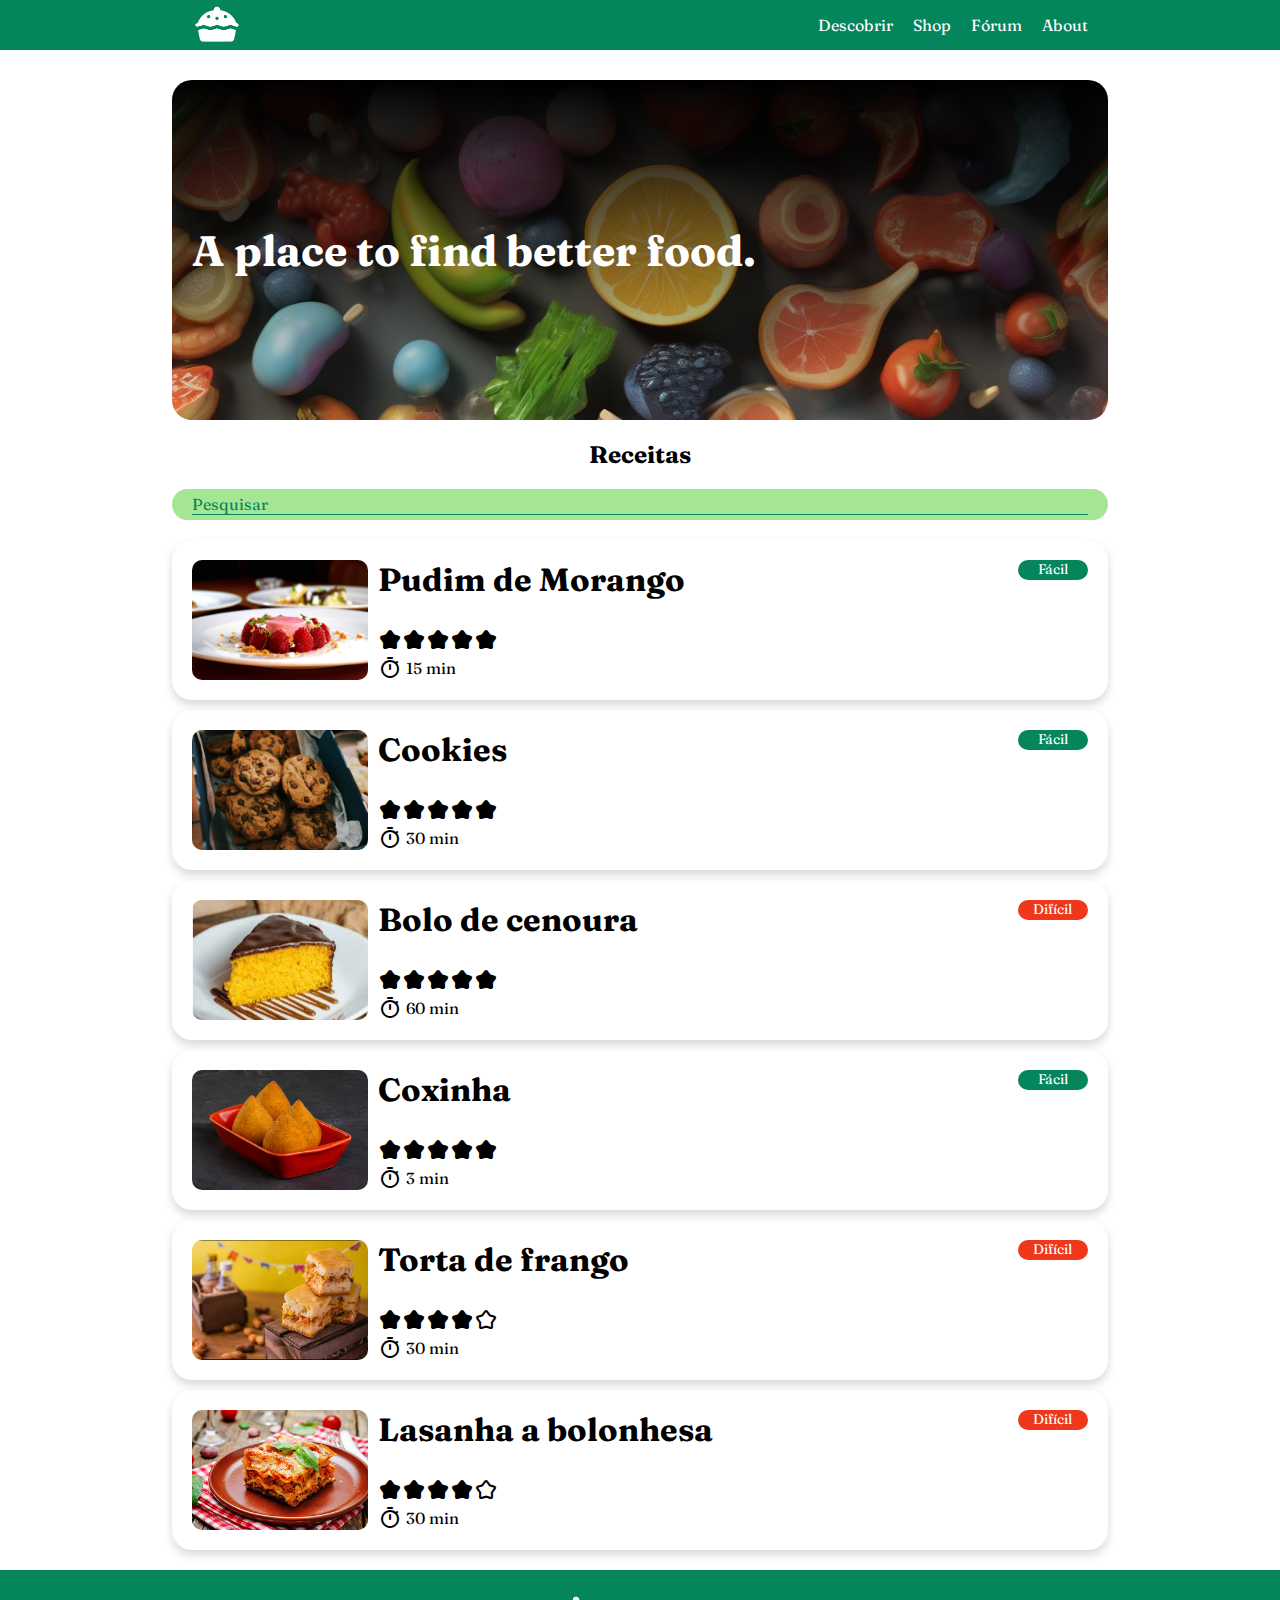
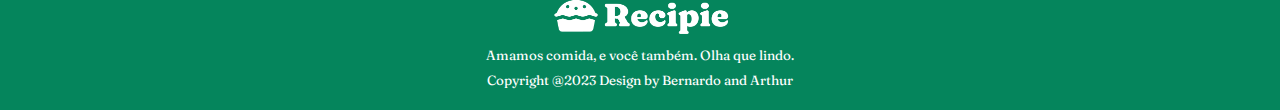
<file: Projeto/index.html>
<!DOCTYPE html>
<html lang="pt-br">
<head>
    <meta charset="UTF-8">
    <meta name="viewport" content="width=device-width, initial-scale=1.0">
    <title>Recipie</title>
    <link rel="icon" href="img/Logo.png">
    <link rel="stylesheet" href="css/style.css">
    <link rel="stylesheet" href="css/main.css">
    <link rel="stylesheet" href="https://fonts.googleapis.com/css2?family=Material+Symbols+Rounded:opsz,wght,FILL,GRAD@20..48,100..700,0..1,-50..200" />
    <link rel="stylesheet" href="https://fonts.googleapis.com/css2?family=Material+Symbols+Outlined:opsz,wght,FILL,GRAD@20..48,100..700,0..1,-50..200" />
    <script src="js/filter.js" defer></script>
    <script src="js/menu.js"></script>
</head>
<body>
    <header id="topnav">
        <nav id="topnav-content">
            <a href="index.html" id="logo-link"><img  src="img/Logo.png" alt="Logo" id="logo"></a>
            <nav id="nav-links">
                <a id="menu" href="javascript:void(0);" onclick="changeMenu()" class="material-symbols-outlined">menu</a>
                <ul id="ul-links">
                    <li><a href="#">Descobrir</a></li>
                    <li><a href="shop.html">Shop</a></li>
                    <li><a href="forum.html">Fórum</a></li>
                    <li><a href="about.html">About</a></li>
                </ul>
            </nav>
        </nav>
    </header>
    <main>
        <section class="hero-page">
            <h1>A place to find better food.</h1>
        </section>
        <section id="recipes">
            <h2>Receitas</h2>
            <section id="search-bar">
                <input type="text" placeholder="Pesquisar" id="search-field">
            </section>
            <section id="recipes-grouper">
            </section>
        </section>
    </main>
    <footer>
        <img src="img/Logotype.png" alt="Logo" height="50px">
        <p>Amamos comida, e você também. Olha que lindo.</p>
        <section id="copyright">
            <p>Copyright @2023 Design by <a href="https://twitter.com/koalaokk" id="koala">Bernardo</a> and <a href="https://www.instagram.com/_arthurr.sx_/"> Arthur</a></p>
        </section>
    </footer>
</body>
</html>
</file>
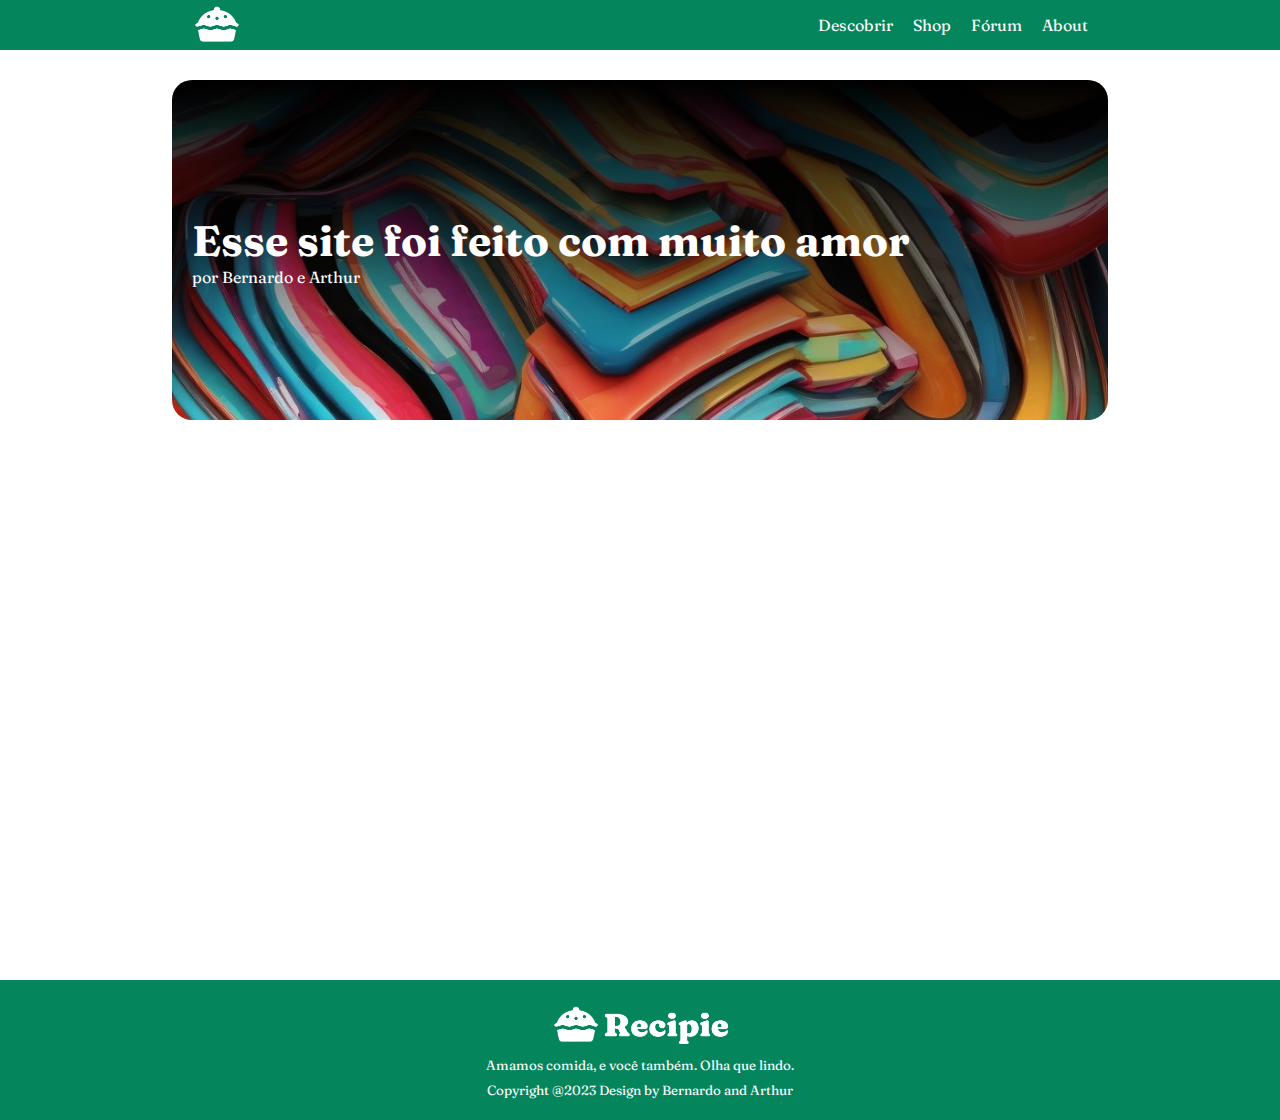
<file: Projeto/about.html>
<!DOCTYPE html>
<html lang="pt-br">
<head>
    <meta charset="UTF-8">
    <meta name="viewport" content="width=device-width, initial-scale=1.0">
    <title>About</title>
    <link rel="icon" href="img/Logo.png">
    <link rel="stylesheet" href="css/style.css">
    <link rel="stylesheet" href="css/about.css">
    <link rel="stylesheet" href="https://fonts.googleapis.com/css2?family=Material+Symbols+Outlined:opsz,wght,FILL,GRAD@20..48,100..700,0..1,-50..200" />
    <script src="js/menu.js"></script>
</head>
<body>
    <header id="topnav">
        <nav id="topnav-content">
            <a href="index.html" id="logo-link"><img  src="img/Logo.png" alt="Logo" id="logo"></a>
            <nav id="nav-links">
                <a id="menu" href="javascript:void(0);" onclick="changeMenu()" class="material-symbols-outlined">menu</a>
                <ul id="ul-links">
                    <li><a href="#">Descobrir</a></li>
                    <li><a href="shop.html">Shop</a></li>
                    <li><a href="forum.html">Fórum</a></li>
                    <li><a href="about.html">About</a></li>
                </ul>
            </nav>
        </nav>
    </header>
    <main>
        <section class="hero-page">
            <h1>Esse site foi feito com muito amor</h1>
            <div> por
                <div class="tooltip">Bernardo
                    <a href="#" class="tooltiptext">Designer and Dev</a>
                </div>
                e
                <div class="tooltip">Arthur
                    <span class="tooltiptext">Dev and Mannager</span>
                </div>
            </div>
        </section>
    </main>
    <footer>
        <img src="img/Logotype.png" alt="Logo" height="50px">
        <p>Amamos comida, e você também. Olha que lindo.</p>
        <section id="copyright">
            <p>Copyright @2023 Design by <a href="https://twitter.com/koalaokk" id="koala">Bernardo</a> and <a href="https://www.instagram.com/_arthurr.sx_/">Arthur</a></p>
        </section>
    </footer>
</body>
</html>
</file>
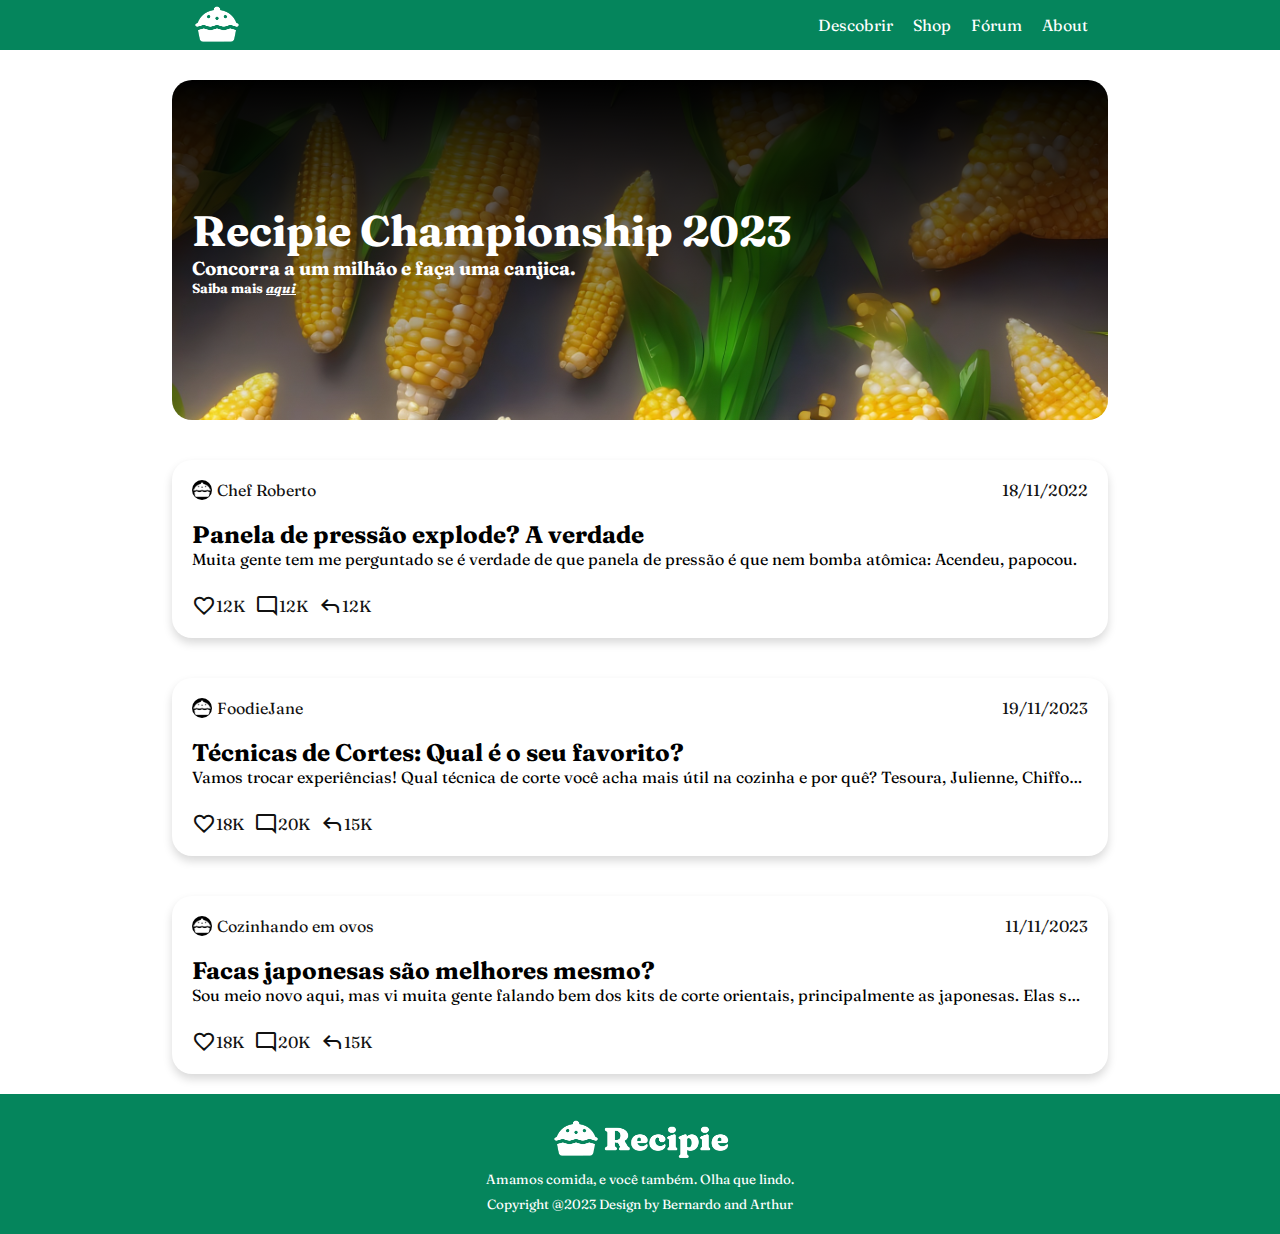
<file: Projeto/forum.html>
<!DOCTYPE html>
<html lang="pt-br">
<head>
    <meta charset="UTF-8">
    <meta name="viewport" content="width=device-width, initial-scale=1.0">
    <title>Recipie</title>
    <link rel="icon" href="img/Logo.png">
    <link rel="stylesheet" href="css/style.css">
    <link rel="stylesheet" href="css/forum.css">
    <link rel="stylesheet" href="https://fonts.googleapis.com/css2?family=Material+Symbols+Outlined:opsz,wght,FILL,GRAD@20..48,100..700,0..1,-50..200" />
    <script src="js/menu.js"></script>
</head>
<body>
    <header id="topnav">
        <nav id="topnav-content">
            <a href="index.html" id="logo-link"><img  src="img/Logo.png" alt="Logo" id="logo"></a>
            <nav id="nav-links">
                <a id="menu" href="javascript:void(0);" onclick="changeMenu()" class="material-symbols-outlined">menu</a>
                <ul id="ul-links">
                    <li><a href="#">Descobrir</a></li>
                    <li><a href="shop.html">Shop</a></li>
                    <li><a href="forum.html">Fórum</a></li>
                    <li><a href="about.html">About</a></li>
                </ul>
            </nav>
        </nav>
    </header>
    <main>
        <section class="hero-page">
            <h1>Recipie Championship 2023</h1>
            <h3>Concorra a um milhão e faça uma canjica.</h3>
            <h5>Saiba mais <a href="https://www.youtube.com/watch?v=dQw4w9WgXcQ"><em>aqui</em></a></h5>
        </section>
        <section id="post-grouper">
            <div class="post">
                <div class="post-header">
                    <div class="post-op">
                        <img class="post-op-photo" src="img/Logo.png" alt="" width="100px">
                        <p class="post-op-name">Chef Roberto</p>
                    </div>
                    <p class="post-date">18/11/2022</p>
                </div>
                <div class="post-content">
                    <h2 class="post-title">Panela de pressão explode? A verdade</h2>
                    <p class="post-desc">Muita gente tem me perguntado se é verdade de que panela de pressão é que nem bomba atômica: Acendeu, papocou.</p>
                </div>
                <div class="post-footer">
                    <p class="post-likes">  <span id="like-icon"    class="material-symbols-outlined">favorite</span>12K</p>
                    <p class="post-comment"><span id="comment-icon" class="material-symbols-outlined">mode_comment</span>12K</p>
                    <p class="post-share">  <span id="share-icon"   class="material-symbols-outlined">reply</span>12K</p>
                </div>
            </div>

            <div class="post">
                <div class="post-header">
                    <div class="post-op">
                        <img class="post-op-photo" src="img/Logo.png" alt="" width="100px">
                        <p class="post-op-name">FoodieJane</p>
                    </div>
                    <p class="post-date">19/11/2023</p>
                </div>
                <div class="post-content">
                    <h2 class="post-title">Técnicas de Cortes: Qual é o seu favorito?</h2>
                    <p class="post-desc">Vamos trocar experiências! Qual técnica de corte você acha mais útil na cozinha e por quê? Tesoura, Julienne, Chiffonade?</p>
                </div>
                <div class="post-footer">
                    <p class="post-likes"> <span id="like-icon" class="material-symbols-outlined">favorite</span> 18K</p>
                    <p class="post-comment"><span id="comment-icon" class="material-symbols-outlined">mode_comment</span> 20K</p>
                    <p class="post-share"> <span id="share-icon" class="material-symbols-outlined">reply</span> 15K</p>
                </div>
            </div>

            <div class="post">
                <div class="post-header">
                    <div class="post-op">
                        <img class="post-op-photo" src="img/Logo.png" alt="" width="100px">
                        <p class="post-op-name">Cozinhando em ovos</p>
                    </div>
                    <p class="post-date">11/11/2023</p>
                </div>
                <div class="post-content">
                    <h2 class="post-title">Facas japonesas são melhores mesmo?</h2>
                    <p class="post-desc">Sou meio novo aqui, mas vi muita gente falando bem dos kits de corte orientais, principalmente as japonesas. Elas são muito caras, elas realmente são melhores? </p>
                </div>
                <div class="post-footer">
                    <p class="post-likes"> <span id="like-icon" class="material-symbols-outlined">favorite</span> 18K</p>
                    <p class="post-comment"><span id="comment-icon" class="material-symbols-outlined">mode_comment</span> 20K</p>
                    <p class="post-share"> <span id="share-icon" class="material-symbols-outlined">reply</span> 15K</p>
                </div>
            </div>
        </section>
    </main>
    <footer>
        <img src="img/Logotype.png" alt="Logo" height="50px">
        <p>Amamos comida, e você também. Olha que lindo.</p>
        <section id="copyright">
            <p>Copyright @2023 Design by <a href="https://twitter.com/koalaokk" id="koala">Bernardo</a> and <a href="https://www.instagram.com/_arthurr.sx_/">Arthur</a></p>
        </section>
    </footer>
</body>
</html>
</file>
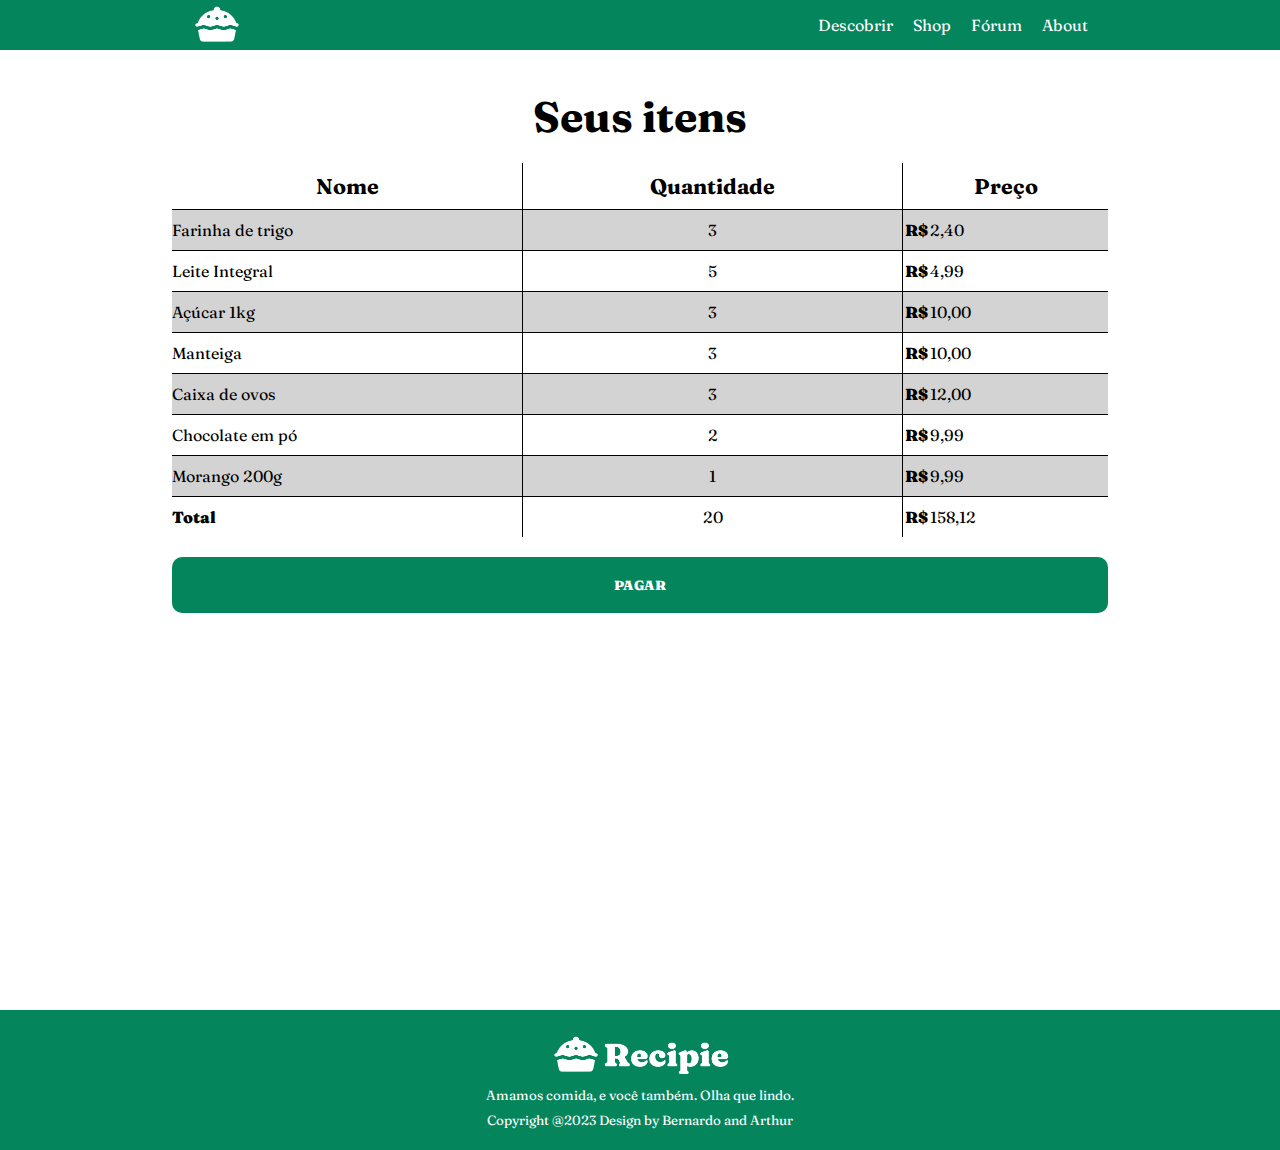
<file: Projeto/shop.html>
<!DOCTYPE html>
<html lang="pt-br">
<head>
    <meta charset="UTF-8">
    <meta name="viewport" content="width=device-width, initial-scale=1.0">
    <title>Pudim de morango</title>
    <link rel="icon" href="img/Logo.png">
    <link rel="stylesheet" href="css/style.css">
    <link rel="stylesheet" href="css/shop.css">
    <link rel="stylesheet" href="https://fonts.googleapis.com/css2?family=Material+Symbols+Outlined:opsz,wght,FILL,GRAD@20..48,100..700,0..1,-50..200" />
    <script src="js/menu.js"></script>
</head>
<body>
    <header id="topnav">
        <nav id="topnav-content">
            <a href="index.html" id="logo-link"><img  src="img/Logo.png" alt="Logo" id="logo"></a>
            <nav id="nav-links">
                <a id="menu" href="javascript:void(0);" onclick="changeMenu()" class="material-symbols-outlined">menu</a>
                <ul id="ul-links">
                    <li><a href="#">Descobrir</a></li>
                    <li><a href="shop.html">Shop</a></li>
                    <li><a href="forum.html">Fórum</a></li>
                    <li><a href="about.html">About</a></li>
                </ul>
            </nav>
        </nav>
    </header>
    <main>
        <h1>
            Seus itens
        </h1>
        <table class="shopping-cart">
            <th>Nome</th>
            <th>Quantidade</th>
            <th>Preço</th>
            <tr class="shopping-item">
                <td class="item-name">Farinha de trigo</td>
                <td class="item-qtd">3</td>
                <td class="item-price">2,40</td>
            </tr>
            <tr class="shopping-item">
                <td class="item-name">Leite Integral</td>
                <td class="item-qtd">5</td>
                <td class="item-price">4,99</td>
            </tr>
            <tr class="shopping-item">
                <td class="item-name">Açúcar 1kg</td>
                <td class="item-qtd">3</td>
                <td class="item-price">10,00</td>
            </tr>
            <tr class="shopping-item">
                <td class="item-name">Manteiga</td>
                <td class="item-qtd">3</td>
                <td class="item-price">10,00</td>
            </tr>
            <tr class="shopping-item">
                <td class="item-name">Caixa de ovos</td>
                <td class="item-qtd">3</td>
                <td class="item-price">12,00</td>
            </tr>
            <tr class="shopping-item">
                <td class="item-name">Chocolate em pó</td>
                <td class="item-qtd">2</td>
                <td class="item-price">9,99</td>
            </tr>
            <tr class="shopping-item">
                <td class="item-name">Morango 200g</td>
                <td class="item-qtd">1</td>
                <td class="item-price">9,99</td>
            </tr>
            <tr>
                <td class="shopping-total">Total</td>
                <td class="item-qtd">20</td>
                <td class="total-value">158,12</td>
            </tr>
        </table>
        <button id="pay-button"> PAGAR </button>
    </main>
    <footer>
        <img src="img/Logotype.png" alt="Logo" height="50px">
        <p>Amamos comida, e você também. Olha que lindo.</p>
        <section id="copyright">
            <p>Copyright @2023 Design by <a href="https://twitter.com/koalaokk" id="koala">Bernardo</a> and <a href="https://www.instagram.com/_arthurr.sx_/">Arthur</a></p>
        </section>
    </footer>
</body>
</html>
</file>
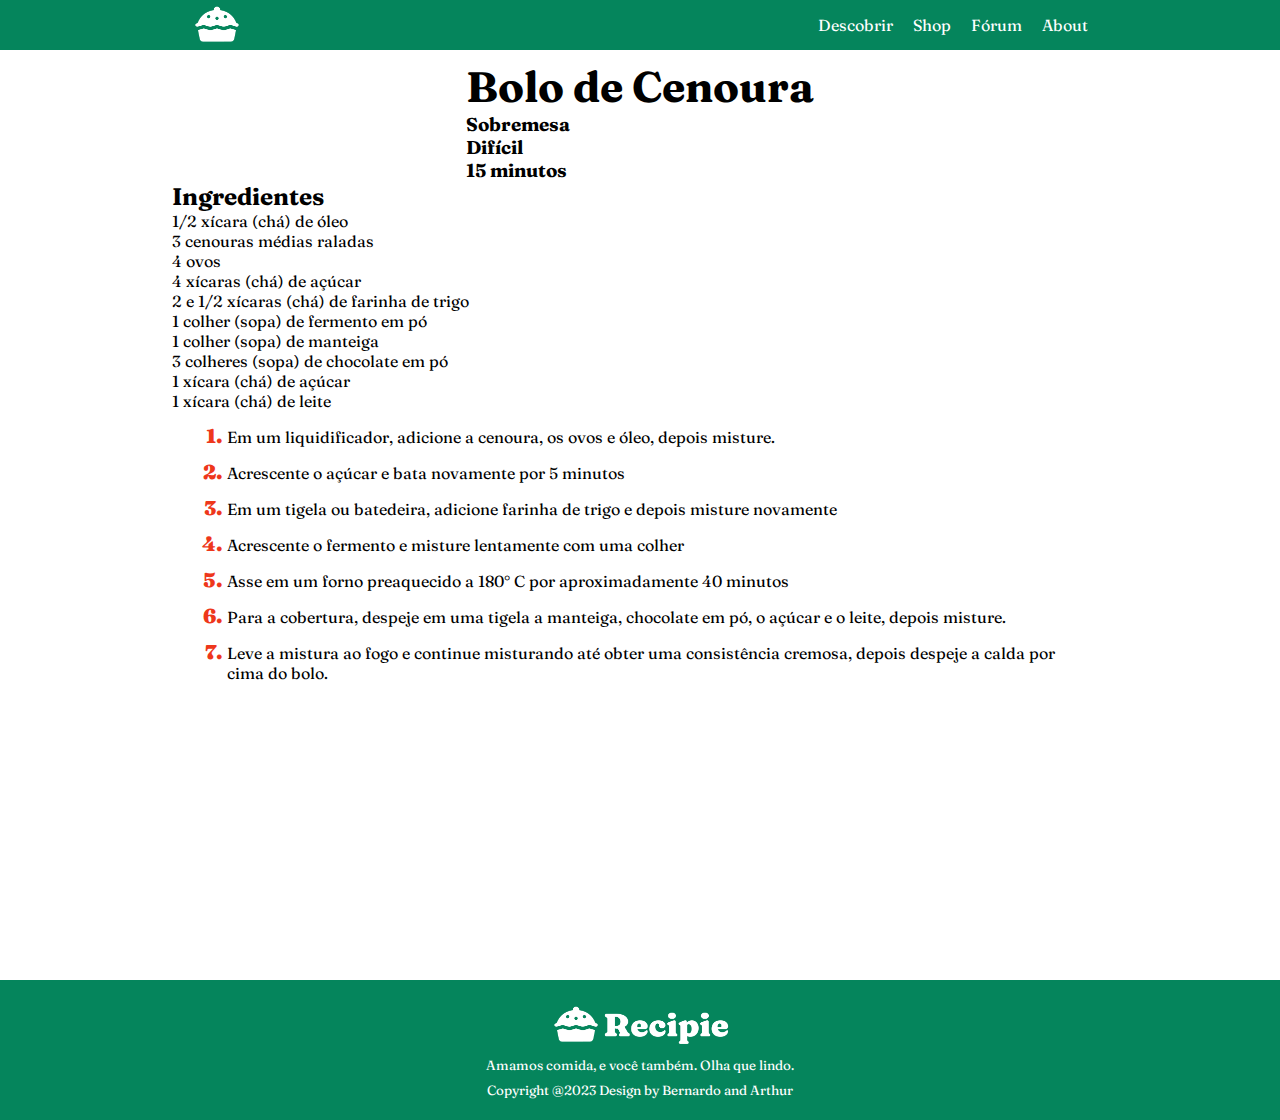
<file: Projeto/recipes/BoloCenoura.html>
<!DOCTYPE html>
<html lang="pt-br">
<head>
    <meta charset="UTF-8">
    <meta name="viewport" content="width=device-width, initial-scale=1.0">
    <title>Cookies</title>
    <link rel="icon" href="../img/Logo.png">
    <link rel="stylesheet" href="../css/style.css">
    <link rel="stylesheet" href="../css/receita.css">
    <link rel="stylesheet" href="../css/images.css">
    <link rel="stylesheet" href="https://fonts.googleapis.com/css2?family=Material+Symbols+Outlined:opsz,wght,FILL,GRAD@20..48,100..700,0..1,-50..200" />
    <script src="../js/menu.js"></script>
</head>
<body>
    <header id="topnav">
        <nav id="topnav-content">
            <a href="index.html" id="logo-link"><img  src="../img/Logo.png" alt="Logo" id="logo"></a>
            <nav id="nav-links">
                <a id="menu" href="javascript:void(0);" onclick="changeMenu()" class="material-symbols-outlined">menu</a>
                <ul id="ul-links">
                    <li><a href="#">Descobrir</a></li>
                    <li><a href="../shop.html">Shop</a></li>
                    <li><a href="../forum.html">Fórum</a></li>
                    <li><a href="../about.html">About</a></li>
                </ul>
            </nav>
        </nav>
    </header>
    <main>
        <section img="../img/CenoraBolo.png" id="main-photo">
            <h1>Bolo de Cenoura</h1>
            <div id="recipe-desc">
                <h3>Sobremesa</h3>
                <h3>Difícil</h3>
                <h3>15 minutos</h3>
            </div>
        </section>
        <section id="tutorial">
            <section id="ingredients">
                <h2>Ingredientes</h2>
                <ul>
                    <li>1/2 xícara (chá) de óleo</li>
                    <li>3 cenouras médias raladas</li>
                    <li>4 ovos</li>
                    <li>4 xícaras (chá) de açúcar</li>
                    <li>2 e 1/2 xícaras (chá) de farinha de trigo</li>
                    <li>1 colher (sopa) de fermento em pó</li>
                    <li>1 colher (sopa) de manteiga</li>
                    <li>3 colheres (sopa) de chocolate em pó</li>
                    <li>1 xícara (chá) de açúcar</li>
                    <li>1 xícara (chá) de leite</li>
                </ul>
            </section>
            <ol id="steps">
                <li>Em um liquidificador, adicione a cenoura, os ovos e óleo, depois misture.</li>
                <li>Acrescente o açúcar e bata novamente por 5 minutos</li>
                <li>Em um tigela ou batedeira, adicione farinha de trigo e depois misture novamente</li>
                <li>Acrescente o fermento e misture lentamente com uma colher</li>
                <li>Asse em um forno preaquecido a 180° C por aproximadamente 40 minutos</li>
                <li>Para a cobertura, despeje em uma tigela a manteiga, chocolate em pó, o açúcar e o leite, depois misture.</li>
                <li>Leve a mistura ao fogo e continue misturando até obter uma consistência cremosa, depois despeje a calda por cima do bolo.</li>
            </ol>
        </section>
    </main>
    <footer>
        <img src="../img/Logotype.png" alt="Logo" height="50px">
        <p>Amamos comida, e você também. Olha que lindo.</p>
        <section id="copyright">
            <p>Copyright @2023 Design by <a href="https://twitter.com/koalaokk" id="koala">Bernardo</a> and Arthur</p>
        </section>
    </footer>
</body>
</html>
</file>
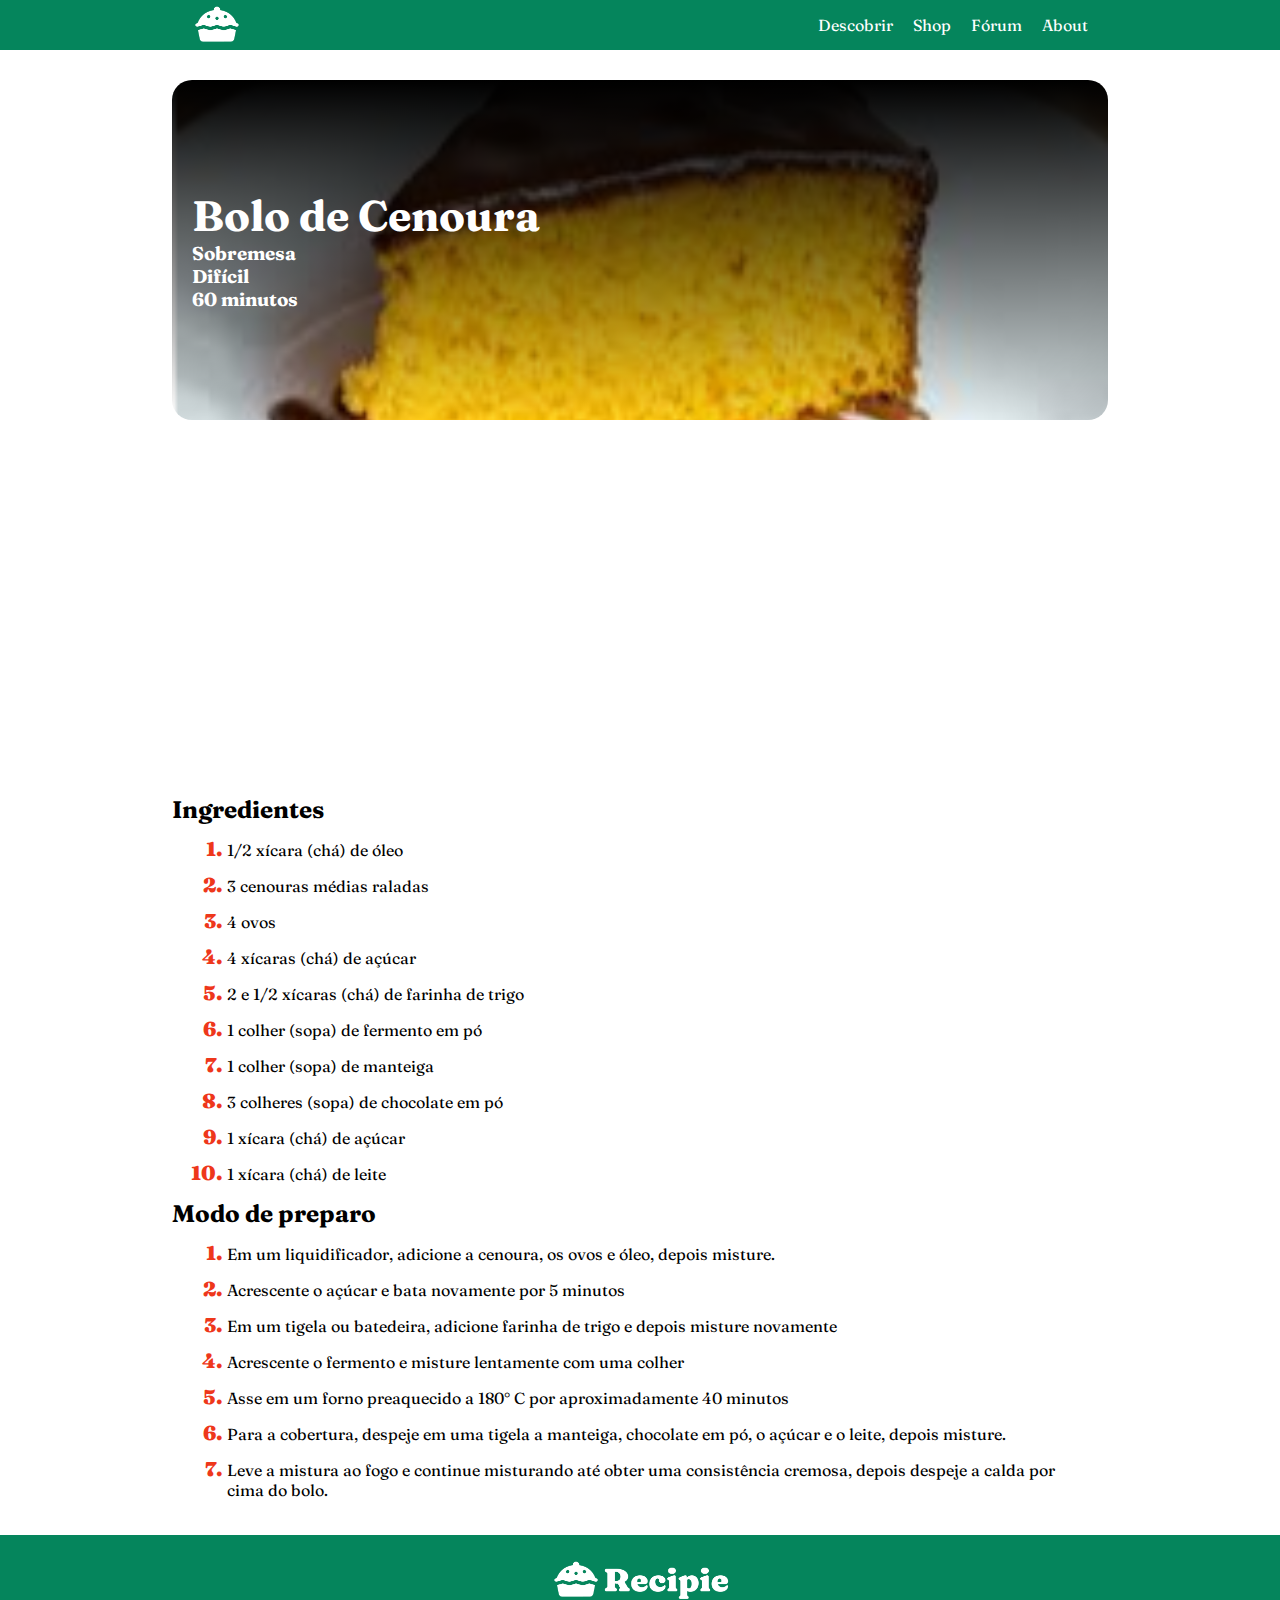
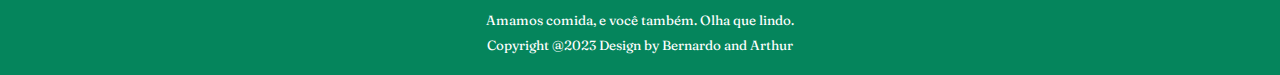
<file: Projeto/recipes/bolodecenoura.html>
<!DOCTYPE html>
<html lang="pt-br">
<head>
    <meta charset="UTF-8">
    <meta name="viewport" content="width=device-width, initial-scale=1.0">
    <title>Receita Bolo de Cenoura</title>
    <link rel="icon" href="../img/Logo.png">
    <link rel="stylesheet" href="../css/style.css">
    <link rel="stylesheet" href="../css/receita.css">
    <link rel="stylesheet" href="../css/images.css">
    <link rel="stylesheet" href="https://fonts.googleapis.com/css2?family=Material+Symbols+Outlined:opsz,wght,FILL,GRAD@20..48,100..700,0..1,-50..200" />
    <script src="../js/menu.js"></script>
    <style>
        :root{
            --main-image: url(../img/CenoraBolo.png)
        }
    </style>
</head>
<body>
    <header id="topnav">
        <nav id="topnav-content">
            <a href="../index.html" id="logo-link"><img  src="../img/Logo.png" alt="Logo" id="logo"></a>
            <nav id="nav-links">
                <a id="menu" href="javascript:void(0);" onclick="changeMenu()" class="material-symbols-outlined">menu</a>
                <ul id="ul-links">
                    <li><a href="#">Descobrir</a></li>
                    <li><a href="../shop.html">Shop</a></li>
                    <li><a href="../forum.html">Fórum</a></li>
                    <li><a href="../about.html">About</a></li>
                </ul>
            </nav>
        </nav>
    </header>
    <main>
        <section class="hero-page">
            <h1>Bolo de Cenoura</h1>
            <div id="recipe-desc">
                <h3>Sobremesa</h3>
                <h3>Difícil</h3>
                <h3>60 minutos</h3>
            </div>
        </section>
        <section class="video"><iframe width="560" height="315" src="https://www.youtube.com/embed/KW-m_m8-Q6A?si=7S_BYUX2S6cEwwB8" title="YouTube video player" frameborder="0" allow="accelerometer; autoplay; clipboard-write; encrypted-media; gyroscope; picture-in-picture; web-share" allowfullscreen></iframe></section>
        <section id="tutorial">
            <h2>Ingredientes</h2>
            <ol id="steps">
                <li>1/2 xícara (chá) de óleo</li>
                <li>3 cenouras médias raladas</li>
                <li>4 ovos</li>
                <li>4 xícaras (chá) de açúcar</li>
                <li>2 e 1/2 xícaras (chá) de farinha de trigo</li>
                <li>1 colher (sopa) de fermento em pó</li>
                <li>1 colher (sopa) de manteiga</li>
                <li>3 colheres (sopa) de chocolate em pó</li>
                <li>1 xícara (chá) de açúcar</li>
                <li>1 xícara (chá) de leite</li>
            </ol>
            <h2>Modo de preparo</h2>
            <ol id="steps">
                <li>Em um liquidificador, adicione a cenoura, os ovos e óleo, depois misture.</li>
                <li>Acrescente o açúcar e bata novamente por 5 minutos</li>
                <li>Em um tigela ou batedeira, adicione farinha de trigo e depois misture novamente</li>
                <li>Acrescente o fermento e misture lentamente com uma colher</li>
                <li>Asse em um forno preaquecido a 180° C por aproximadamente 40 minutos</li>
                <li>Para a cobertura, despeje em uma tigela a manteiga, chocolate em pó, o açúcar e o leite, depois misture.</li>
                <li>Leve a mistura ao fogo e continue misturando até obter uma consistência cremosa, depois despeje a calda por cima do bolo.</li>
            </ol>
        </section>
    </main>
    <footer>
        <img src="../img/Logotype.png" alt="Logo" height="50px">
        <p>Amamos comida, e você também. Olha que lindo.</p>
        <section id="copyright">
            <p>Copyright @2023 Design by <a href="https://twitter.com/koalaokk" id="koala">Bernardo</a> and<a href="https://www.instagram.com/_arthurr.sx_/"> Arthur</a></p>
        </section>
    </footer>
</body>
</html>
</file>
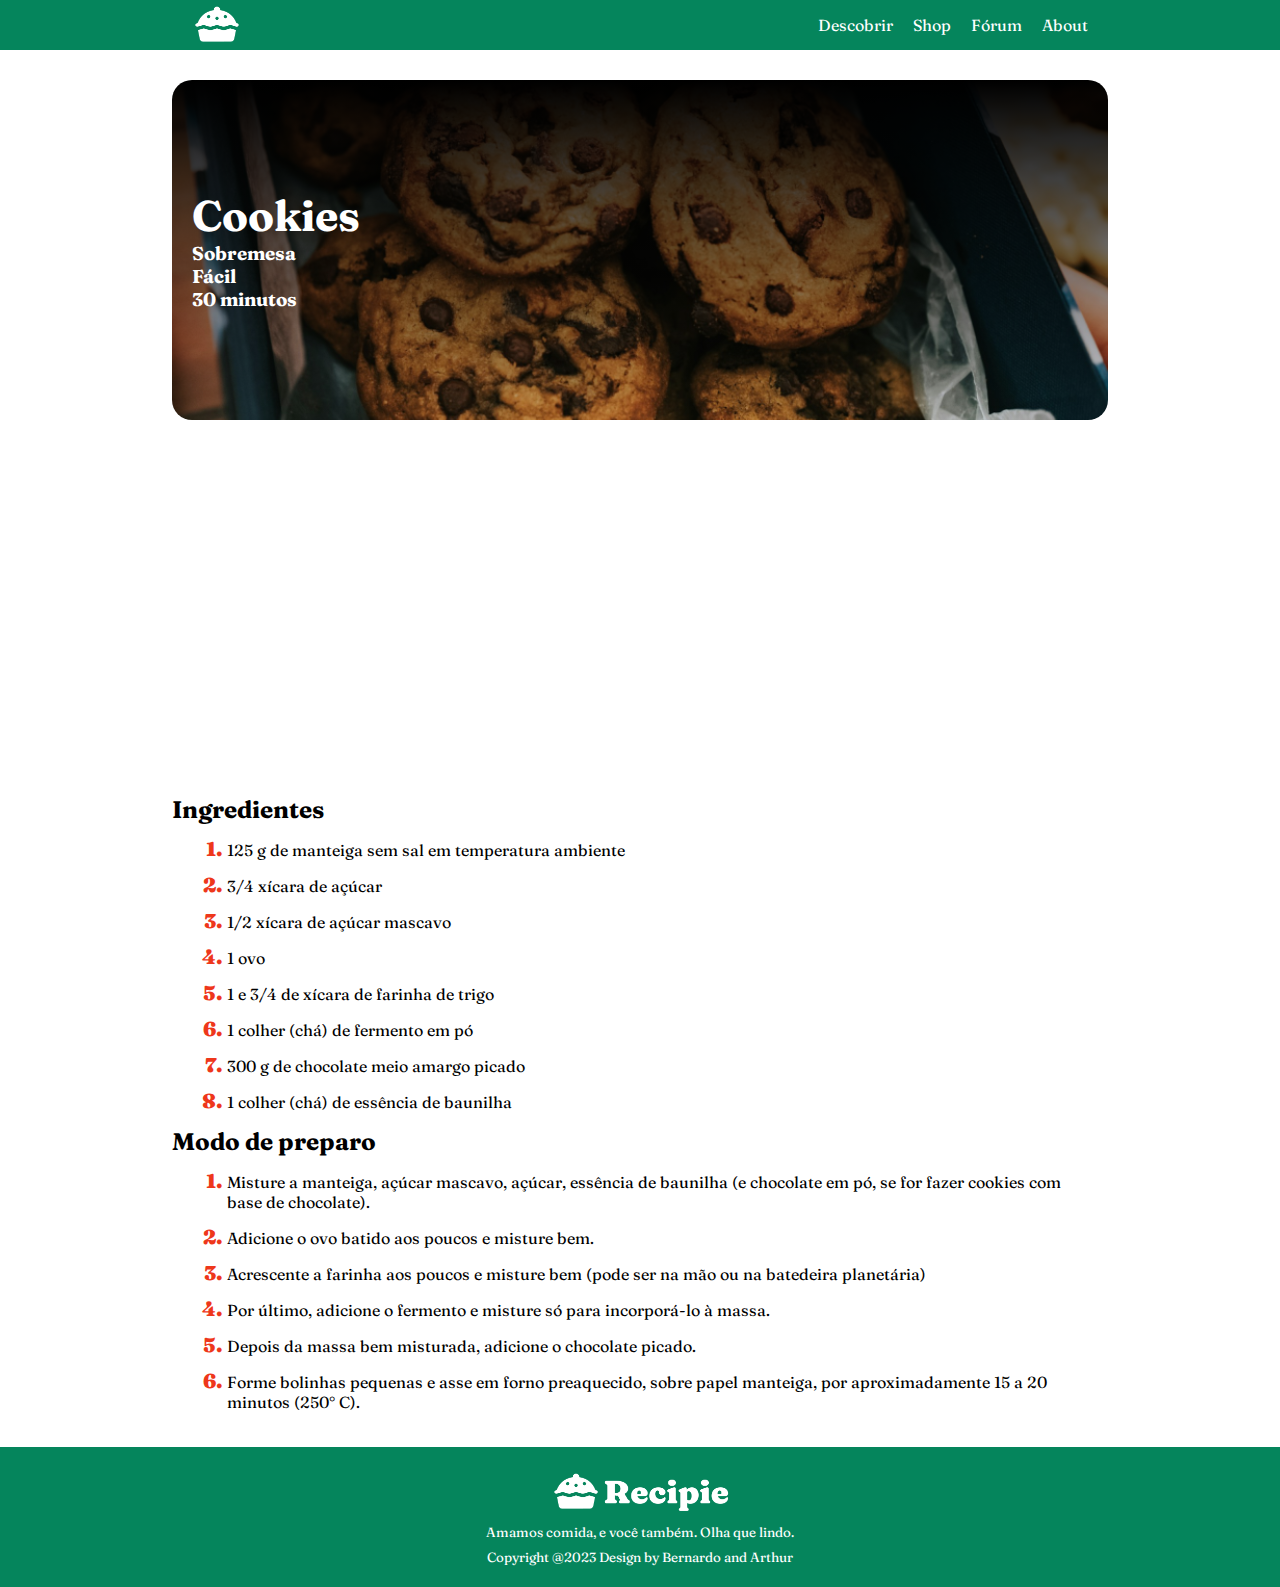
<file: Projeto/recipes/cookies.html>
<!DOCTYPE html>
<html lang="pt-br">
<head>
    <meta charset="UTF-8">
    <meta name="viewport" content="width=device-width, initial-scale=1.0">
    <title> Receita Cookies</title>
    <link rel="icon" href="../img/Logo.png">
    <link rel="stylesheet" href="../css/style.css">
    <link rel="stylesheet" href="../css/receita.css">
    <link rel="stylesheet" href="../css/images.css">
    <link rel="stylesheet" href="https://fonts.googleapis.com/css2?family=Material+Symbols+Outlined:opsz,wght,FILL,GRAD@20..48,100..700,0..1,-50..200" />
    <script src="../js/menu.js"></script>
    <style>
        :root{
            --main-image: url(../img/cookies.png)
        }
    </style>
</head>
<body>
    <header id="topnav">
        <nav id="topnav-content">
            <a href="../index.html" id="logo-link"><img  src="../img/Logo.png" alt="Logo" id="logo"></a>
            <nav id="nav-links">
                <a id="menu" href="javascript:void(0);" onclick="changeMenu()" class="material-symbols-outlined">menu</a>
                <ul id="ul-links">
                    <li><a href="#">Descobrir</a></li>
                    <li><a href="../shop.html">Shop</a></li>
                    <li><a href="../forum.html">Fórum</a></li>
                    <li><a href="../about.html">About</a></li>
                </ul>
            </nav>
        </nav>
    </header>
    <main>
        <section class="hero-page">
            <h1>Cookies</h1>
            <div id="recipe-desc">
                <h3>Sobremesa</h3>
                <h3>Fácil</h3>
                <h3>30 minutos</h3>
            </div>
        </section>
        <section class="video"><iframe width="560" height="315" src="https://www.youtube.com/embed/Vt86KJlFrZY?si=LNNjpdjNXTqW9zmF" title="YouTube video player" frameborder="0" allow="accelerometer; autoplay; clipboard-write; encrypted-media; gyroscope; picture-in-picture; web-share" allowfullscreen></iframe></section>
        <section id="tutorial">
                <h2>Ingredientes</h2>
            <ol id="steps">
                <li>125 g de manteiga sem sal em temperatura ambiente</li>
                <li>3/4 xícara de açúcar</li>
                <li>1/2 xícara de açúcar mascavo</li>
                <li>1 ovo</li>
                <li>1 e 3/4 de xícara de farinha de trigo</li>
                <li>1 colher (chá) de fermento em pó</li>
                <li>300 g de chocolate meio amargo picado</li>
                <li>1 colher (chá) de essência de baunilha</li>
            </ol>
            <h2>Modo de preparo</h2>
            <ol id="steps">
                <li>Misture a manteiga, açúcar mascavo, açúcar, essência de baunilha (e chocolate em pó, se for fazer cookies com base de chocolate).</li>
                <li>Adicione o ovo batido aos poucos e misture bem.</li>
                <li>Acrescente a farinha aos poucos e misture bem (pode ser na mão ou na batedeira planetária)</li>
                <li>Por último, adicione o fermento e misture só para incorporá-lo à massa.</li>
                <li>Depois da massa bem misturada, adicione o chocolate picado.</li>
                <li>Forme bolinhas pequenas e asse em forno preaquecido, sobre papel manteiga, por aproximadamente 15 a 20 minutos (250° C).</li>
            </ol>
        </section>
    </main>
    <footer>
        <img src="../img/Logotype.png" alt="Logo" height="50px">
        <p>Amamos comida, e você também. Olha que lindo.</p>
        <section id="copyright">
            <p>Copyright @2023 Design by <a href="https://twitter.com/koalaokk" id="koala">Bernardo</a> and Arthur</p>
        </section>
    </footer>
</body>
</html>
</file>
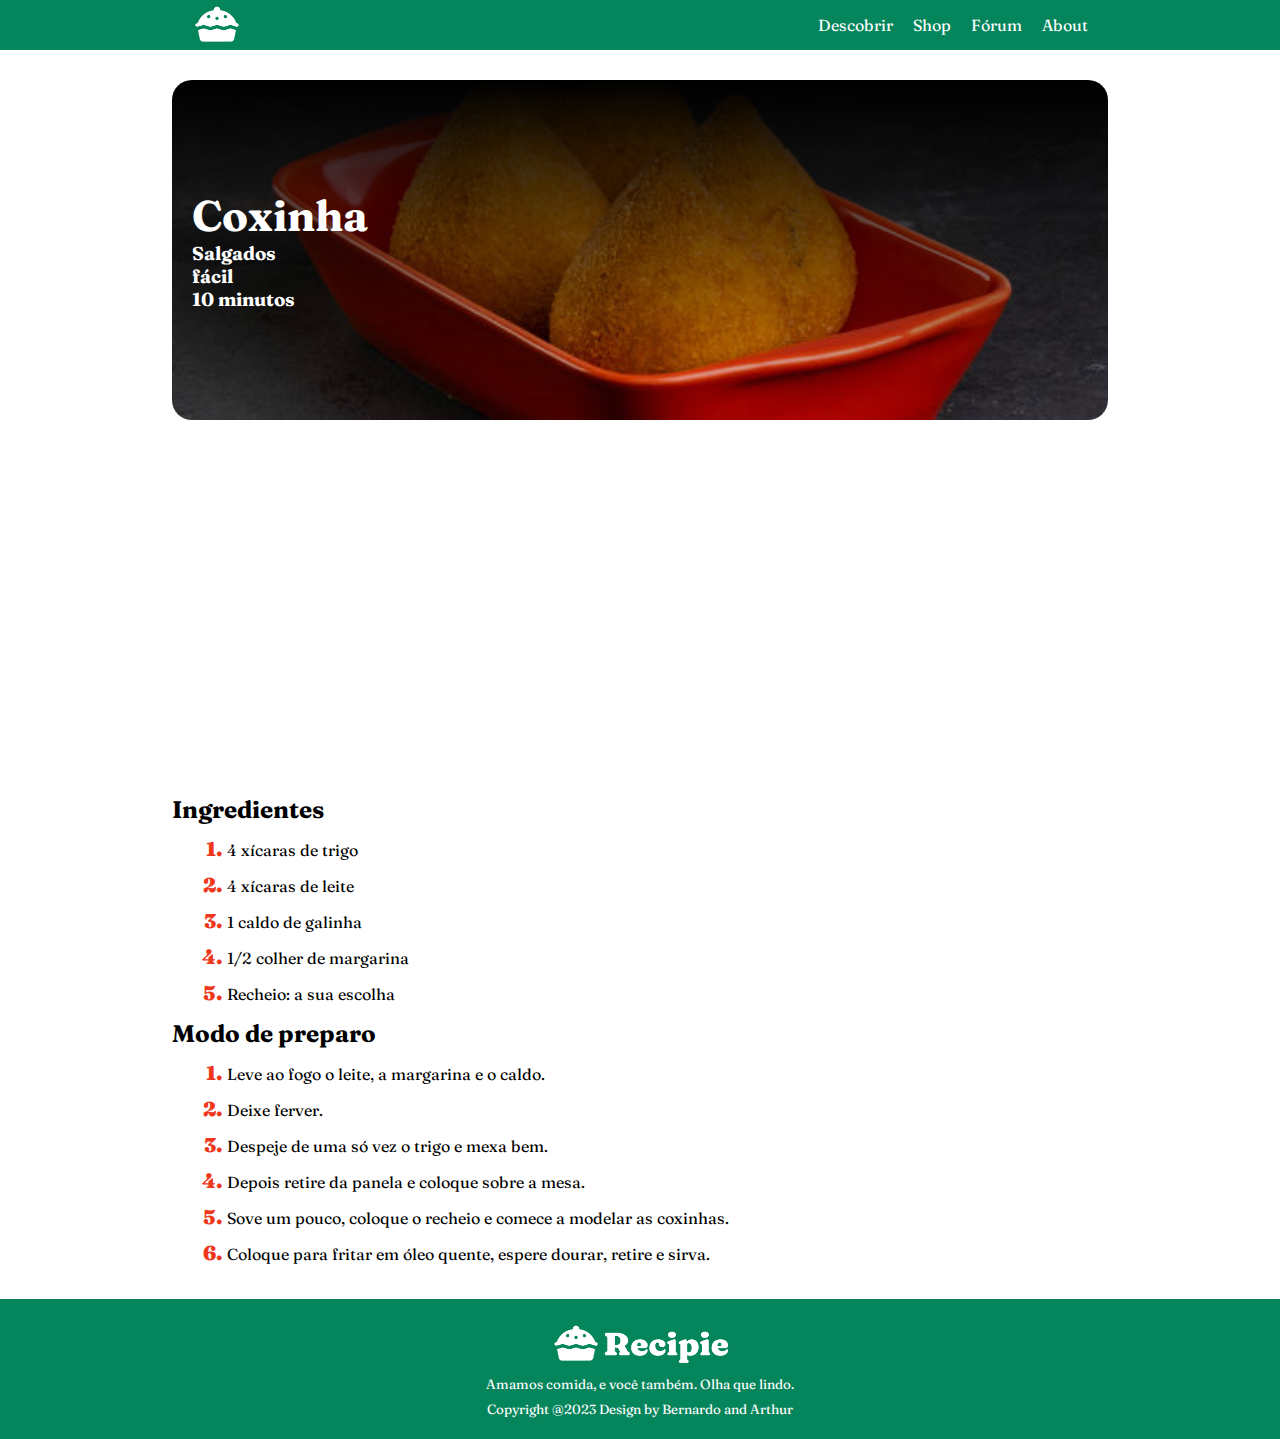
<file: Projeto/recipes/coxinha.html>
<!DOCTYPE html>
<html lang="pt-br">
<head>
    <meta charset="UTF-8">
    <meta name="viewport" content="width=device-width, initial-scale=1.0">
    <title>Receita coxinha</title>
    <link rel="icon" href="../img/Logo.png">
    <link rel="stylesheet" href="../css/style.css">
    <link rel="stylesheet" href="../css/receita.css">
    <link rel="stylesheet" href="../css/images.css">
    <link rel="stylesheet" href="https://fonts.googleapis.com/css2?family=Material+Symbols+Outlined:opsz,wght,FILL,GRAD@20..48,100..700,0..1,-50..200" />
    <script src="../js/menu.js"></script>
    <style>
        :root{
            --main-image: url(../img/coxinha.jpg)
        }
    </style>
</head>
<body>
    <header id="topnav">
        <nav id="topnav-content">
            <a href="../index.html" id="logo-link"><img  src="../img/Logo.png" alt="Logo" id="logo"></a>
            <nav id="nav-links">
                <a id="menu" href="javascript:void(0);" onclick="changeMenu()" class="material-symbols-outlined">menu</a>
                <ul id="ul-links">
                    <li><a href="#">Descobrir</a></li>
                    <li><a href="../shop.html">Shop</a></li>
                    <li><a href="../forum.html">Fórum</a></li>
                    <li><a href="../about.html">About</a></li>
                </ul>
            </nav>
        </nav>
    </header>
    <main>
        <section class="hero-page">
            <h1>Coxinha</h1>
            <div id="recipe-desc">
                <h3>Salgados</h3>
                <h3>fácil</h3>
                <h3>10 minutos</h3>
            </div>
        </section>
        <section class="video"><iframe width="560" height="315" src="https://www.youtube.com/embed/bo9vnmeQ6a4?si=_FtT31PomUY2Xm9y" title="YouTube video player" frameborder="0" allow="accelerometer; autoplay; clipboard-write; encrypted-media; gyroscope; picture-in-picture; web-share" allowfullscreen></iframe></section>
        <section id="tutorial">
                <h2>Ingredientes</h2>
            <ol id="steps">
                <li>4 xícaras de trigo</li>
                <li>4 xícaras de leite</li>
                <li>1 caldo de galinha</li>
                <li>1/2 colher de margarina</li>
                <li>Recheio: a sua escolha</li>
            </ol>
            <h2>Modo de preparo</h2>
            <ol id="steps">
                <li>Leve ao fogo o leite, a margarina e o caldo.</li>
                <li>Deixe ferver.</li>
                <li>Despeje de uma só vez o trigo e mexa bem.</li>
                <li>Depois retire da panela e coloque sobre a mesa.</li>
                <li>Sove um pouco, coloque o recheio e comece a modelar as coxinhas.</li>
                <li>Coloque para fritar em óleo quente, espere dourar, retire e sirva.</li>
            </ol>
        </section>
    </main>
    <footer>
        <img src="../img/Logotype.png" alt="Logo" height="50px">
        <p>Amamos comida, e você também. Olha que lindo.</p>
        <section id="copyright">
            <p>Copyright @2023 Design by <a href="https://twitter.com/koalaokk" id="koala">Bernardo</a> and <a href="https://www.instagram.com/_arthurr.sx_/    ">Arthur</a></p>
        </section>
    </footer>
</body>
</html>
</file>
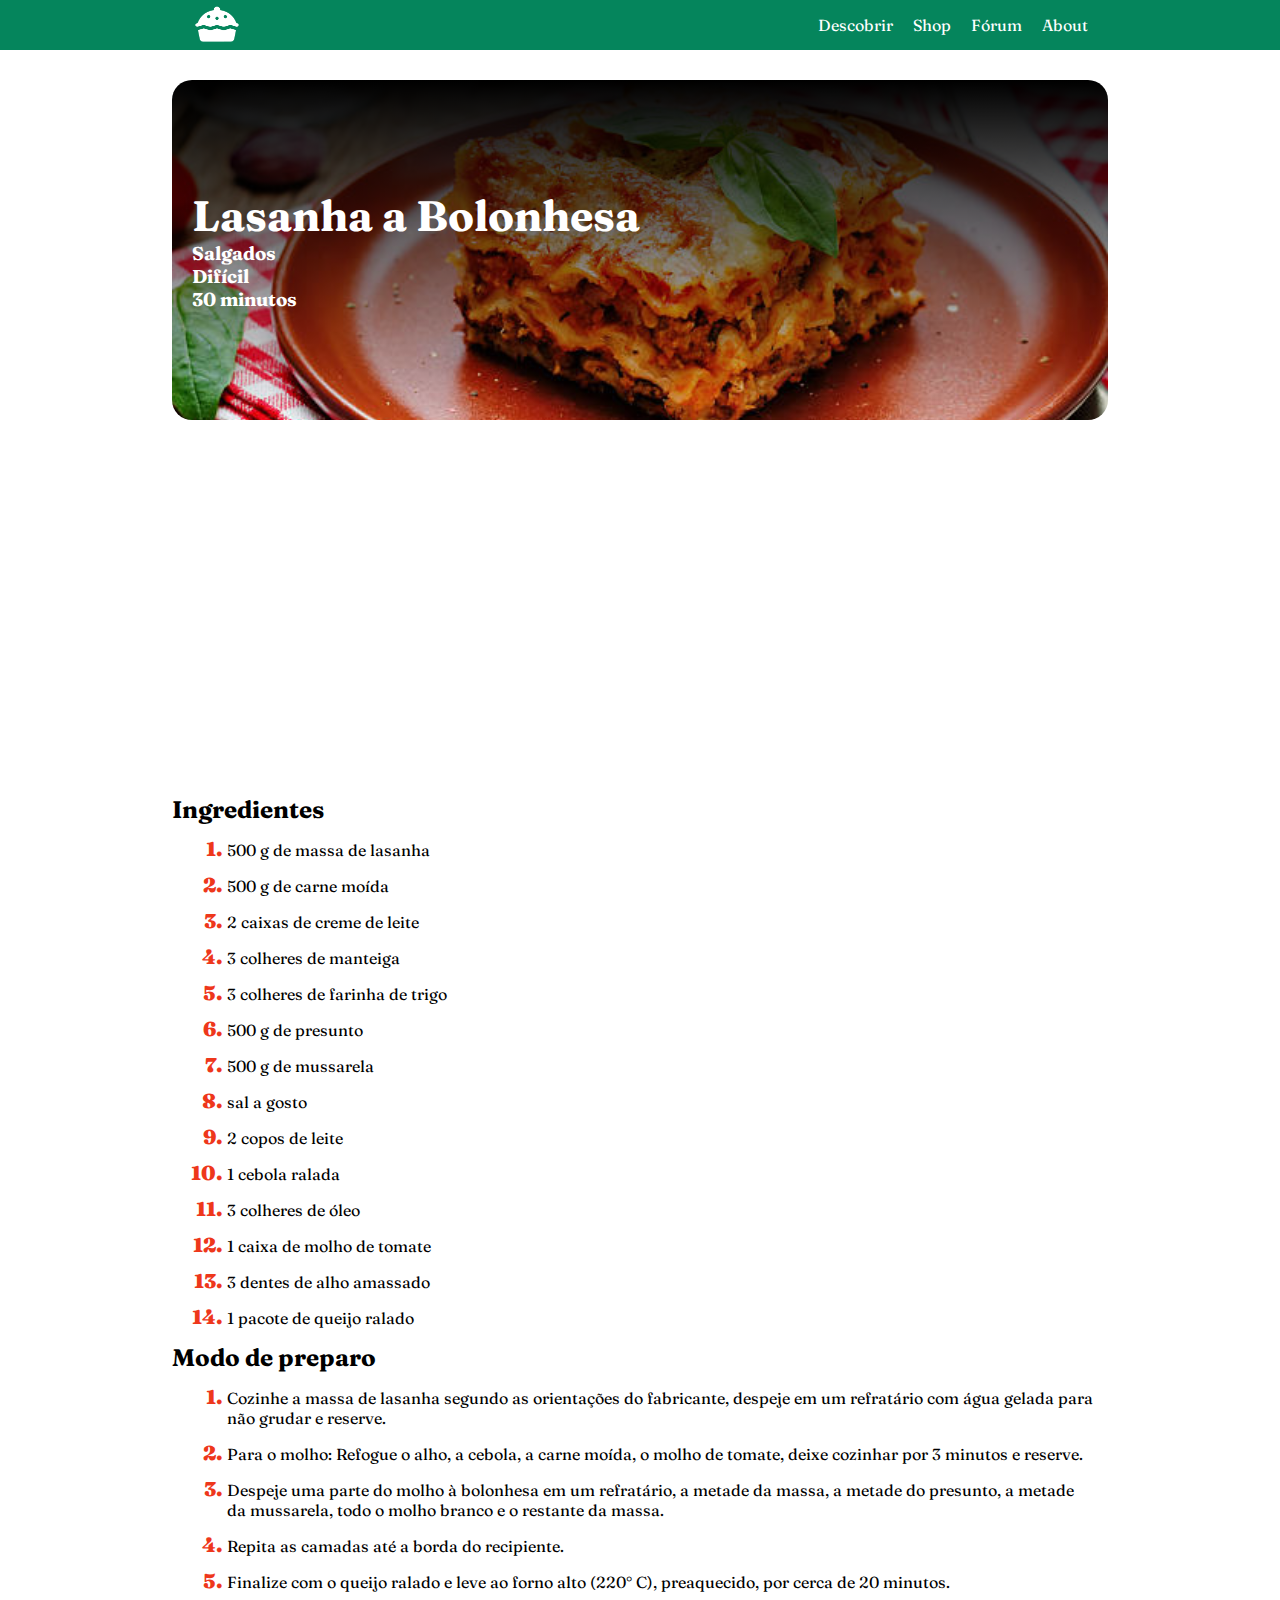
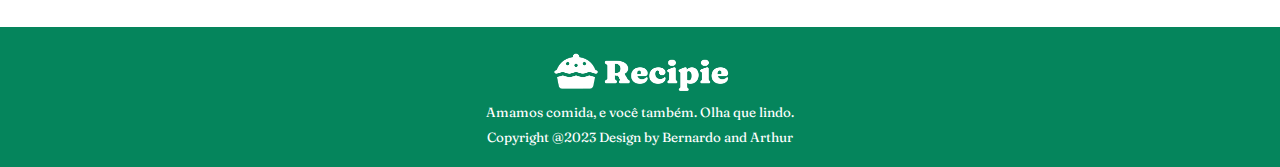
<file: Projeto/recipes/lasanhaabolonhesa.html>
<!DOCTYPE html>
<html lang="pt-br">
<head>
    <meta charset="UTF-8">
    <meta name="viewport" content="width=device-width, initial-scale=1.0">
    <title>Receita Lasanha a Bolonhesa</title>
    <link rel="icon" href="../img/Logo.png">
    <link rel="stylesheet" href="../css/style.css">
    <link rel="stylesheet" href="../css/receita.css">
    <link rel="stylesheet" href="../css/images.css">
    <link rel="stylesheet" href="https://fonts.googleapis.com/css2?family=Material+Symbols+Outlined:opsz,wght,FILL,GRAD@20..48,100..700,0..1,-50..200" />
    <script src="../js/menu.js"></script>
    <style>
        :root{
            --main-image: url(../img/lasanhaabolonhesa.jpg)
        }
    </style>
</head>
<body>
    <header id="topnav">
        <nav id="topnav-content">
            <a href="../index.html" id="logo-link"><img  src="../img/Logo.png" alt="Logo" id="logo"></a>
            <nav id="nav-links">
                <a id="menu" href="javascript:void(0);" onclick="changeMenu()" class="material-symbols-outlined">menu</a>
                <ul id="ul-links">
                    <li><a href="#">Descobrir</a></li>
                    <li><a href="../shop.html">Shop</a></li>
                    <li><a href="../forum.html">Fórum</a></li>
                    <li><a href="../about.html">About</a></li>
                </ul>
            </nav>
        </nav>
    </header>
    <main>
        <section class="hero-page">
            <h1>Lasanha a Bolonhesa</h1>
            <div id="recipe-desc">
                <h3>Salgados</h3>
                <h3>Difícil</h3>
                <h3>30 minutos</h3>
            </div>
        </section>
        <section class="video"><iframe width="560" height="315" src="https://www.youtube.com/embed/LYBCkEtUHcs?si=sMs7Kz6lT8Xw00uM" title="YouTube video player" frameborder="0" allow="accelerometer; autoplay; clipboard-write; encrypted-media; gyroscope; picture-in-picture; web-share" allowfullscreen></iframe></section>
        <section id="tutorial">
            <h2>Ingredientes</h2>
            <ol id="steps">
                <li>500 g de massa de lasanha</li>
                <li>500 g de carne moída</li>
                <li>2 caixas de creme de leite</li>
                <li>3 colheres de manteiga</li>
                <li>3 colheres de farinha de trigo</li>
                <li>500 g de presunto</li>
                <li>500 g de mussarela</li>
                <li>sal a gosto</li>
                <li>2 copos de leite</li>
                <li>1 cebola ralada</li>
                <li>3 colheres de óleo</li>
                <li>1 caixa de molho de tomate</li>
                <li>3 dentes de alho amassado</li>
                <li>1 pacote de queijo ralado</li>
            </ol>
            <h2>Modo de preparo</h2>
            <ol id="steps">
                <li>Cozinhe a massa de lasanha segundo as orientações do fabricante, despeje em um refratário com água gelada para não grudar e reserve.</li>
                <li>Para o molho: Refogue o alho, a cebola, a carne moída, o molho de tomate, deixe cozinhar por 3 minutos e reserve.</li>
                <li>Despeje uma parte do molho à bolonhesa em um refratário, a metade da massa, a metade do presunto, a metade da mussarela, todo o molho branco e o restante da massa.</li>
                <li>Repita as camadas até a borda do recipiente.</li>
                <li>Finalize com o queijo ralado e leve ao forno alto (220° C), preaquecido, por cerca de 20 minutos.</li>
            </ol>
        </section>
    </main>
    <footer>
        <img src="../img/Logotype.png" alt="Logo" height="50px">
        <p>Amamos comida, e você também. Olha que lindo.</p>
        <section id="copyright">
            <p>Copyright @2023 Design by <a href="https://twitter.com/koalaokk" id="koala">Bernardo</a> and <a href="https://www.instagram.com/_arthurr.sx_/    ">Arthur</a></p>
        </section>
    </footer>
</body>
</html>
</file>
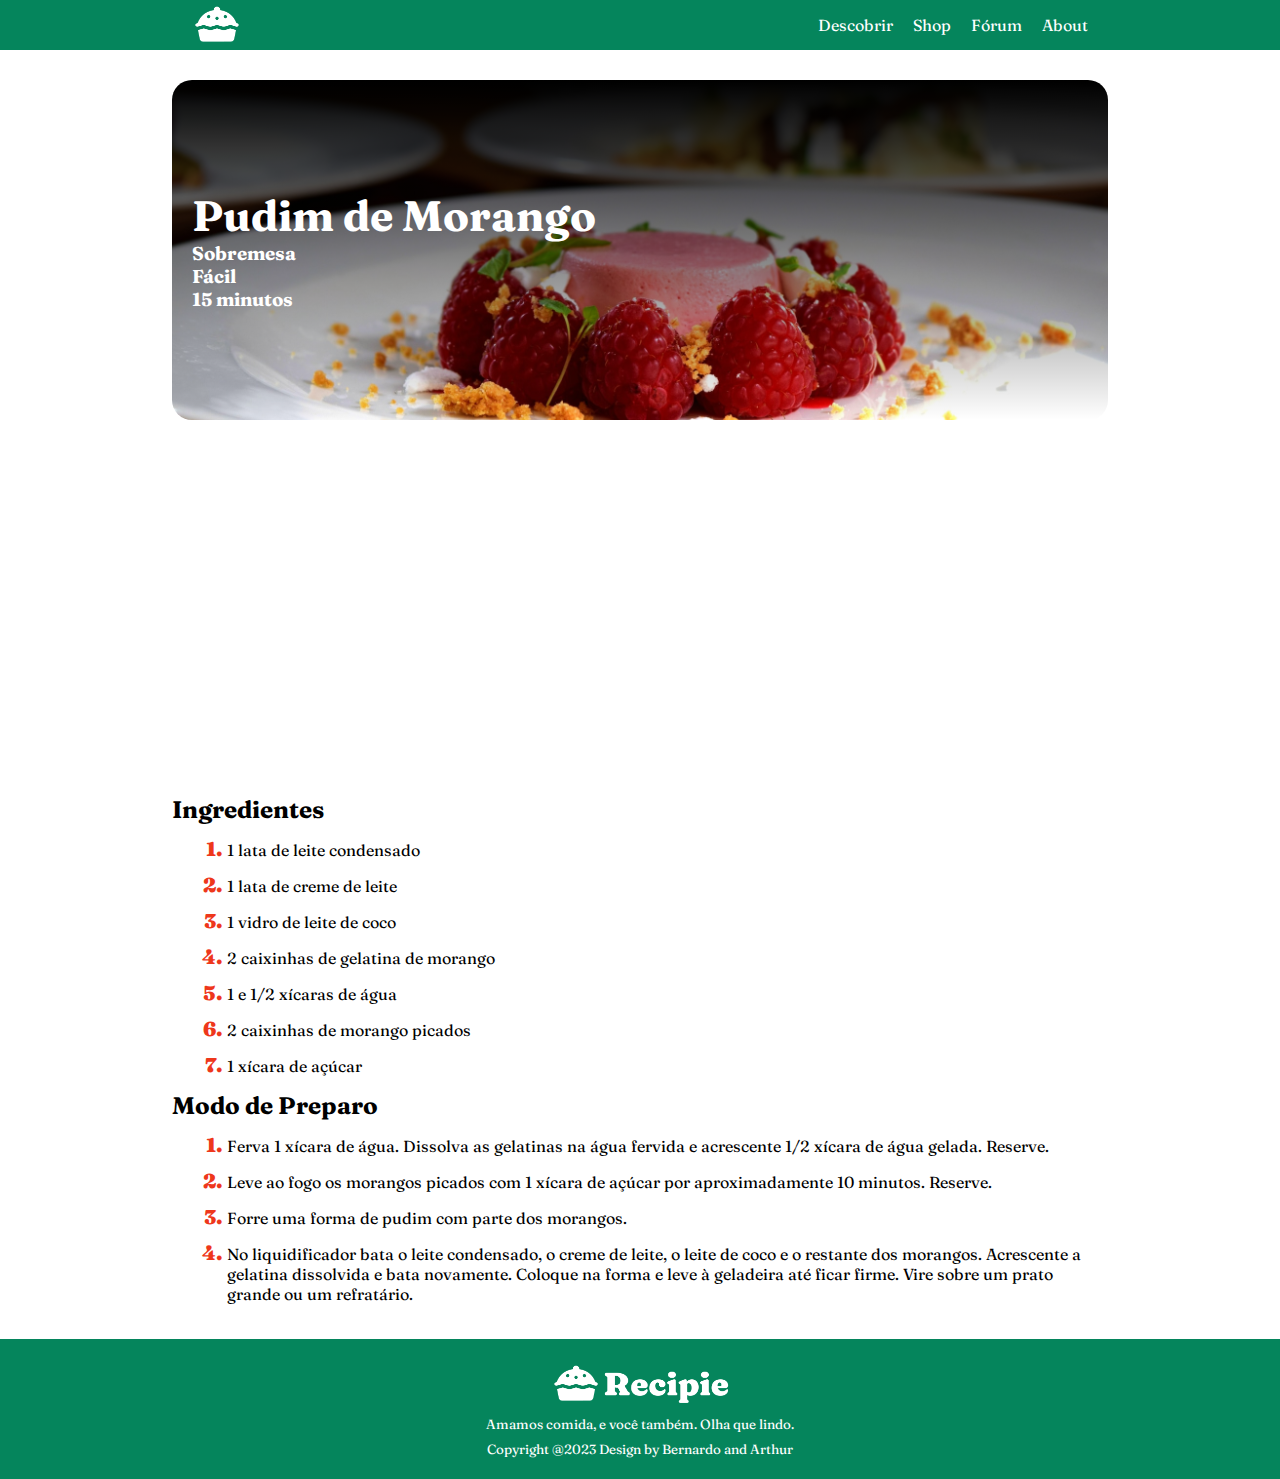
<file: Projeto/recipes/pudimdemorango.html>
<!DOCTYPE html>
<html lang="pt-br">
<head>
    <meta charset="UTF-8">
    <meta name="viewport" content="width=device-width, initial-scale=1.0">
    <title> Receita Pudim de morango</title>
    <link rel="icon" href="../img/Logo.png">
    <link rel="stylesheet" href="../css/style.css">
    <link rel="stylesheet" href="../css/receita.css">
    <link rel="stylesheet" href="https://fonts.googleapis.com/css2?family=Material+Symbols+Outlined:opsz,wght,FILL,GRAD@20..48,100..700,0..1,-50..200" />
    <script src="../js/menu.js"></script>
    <style>
        :root{
            --main-image: url(../img/pudimdemorango.jpg)
        }
    </style>
</head>
<body>
    <header id="topnav">
        <nav id="topnav-content">
            <a href="../index.html" id="logo-link"><img  src="../img/Logo.png" alt="Logo" id="logo"></a>
            <nav id="nav-links">
                <a id="menu" href="javascript:void(0);" onclick="changeMenu()" class="material-symbols-outlined">menu</a>
                <ul id="ul-links">
                    <li><a href="#">Descobrir</a></li>
                    <li><a href="../shop.html">Shop</a></li>
                    <li><a href="../forum.html">Fórum</a></li>
                    <li><a href="../about.html">About</a></li>
                </ul>
            </nav>
        </nav>
    </header>
    <main>
        <section class="hero-page">
            <h1>Pudim de Morango</h1>
            <div id="recipe-desc">
                <h3>Sobremesa</h3>
                <h3>Fácil</h3>
                <h3>15 minutos</h3>
            </div>
        </section>
        <section class="video"><iframe width="560" height="315" src="https://www.youtube.com/embed/ntpzpvttwLk?si=fIltyfNisJhPPiEx" title="YouTube video player" frameborder="0" allow="accelerometer; autoplay; clipboard-write; encrypted-media; gyroscope; picture-in-picture; web-share" allowfullscreen></iframe></section>
        <section id="tutorial">
            <h2>Ingredientes</h2>
            <ol id=steps>
                <li>1 lata de leite condensado</li>
                <li>1 lata de creme de leite</li>
                <li>1 vidro de leite de coco</li>
                <li>2 caixinhas de gelatina de morango</li>
                <li>1 e 1/2 xícaras de água</li>
                <li>2 caixinhas de morango picados</li>
                <li>1 xícara de açúcar</li>
            </ol>
            <h2>Modo de Preparo</h2>
            <ol id="steps">
                <li>Ferva 1 xícara de água. Dissolva as gelatinas na água fervida e acrescente 1/2 xícara de água gelada. Reserve.</li>
                <li>Leve ao fogo os morangos picados com 1 xícara de açúcar por aproximadamente 10 minutos. Reserve.</li>
                <li>Forre uma forma de pudim com parte dos morangos.</li>
                <li>No liquidificador bata o leite condensado, o creme de leite, o leite de coco e o restante dos morangos. Acrescente a gelatina dissolvida e bata novamente. Coloque na forma e leve à geladeira até ficar firme. Vire sobre um prato grande ou um refratário.</li>
            </ol>
        </section>
    </main>
    <footer>
        <img src="../img/Logotype.png" alt="Logo" height="50px">
        <p>Amamos comida, e você também. Olha que lindo.</p>
        <section id="copyright">
            <p>Copyright @2023 Design by <a href="https://twitter.com/koalaokk" id="koala">Bernardo</a> and Arthur</p>
        </section>
    </footer>
</body>
</html>
</file>
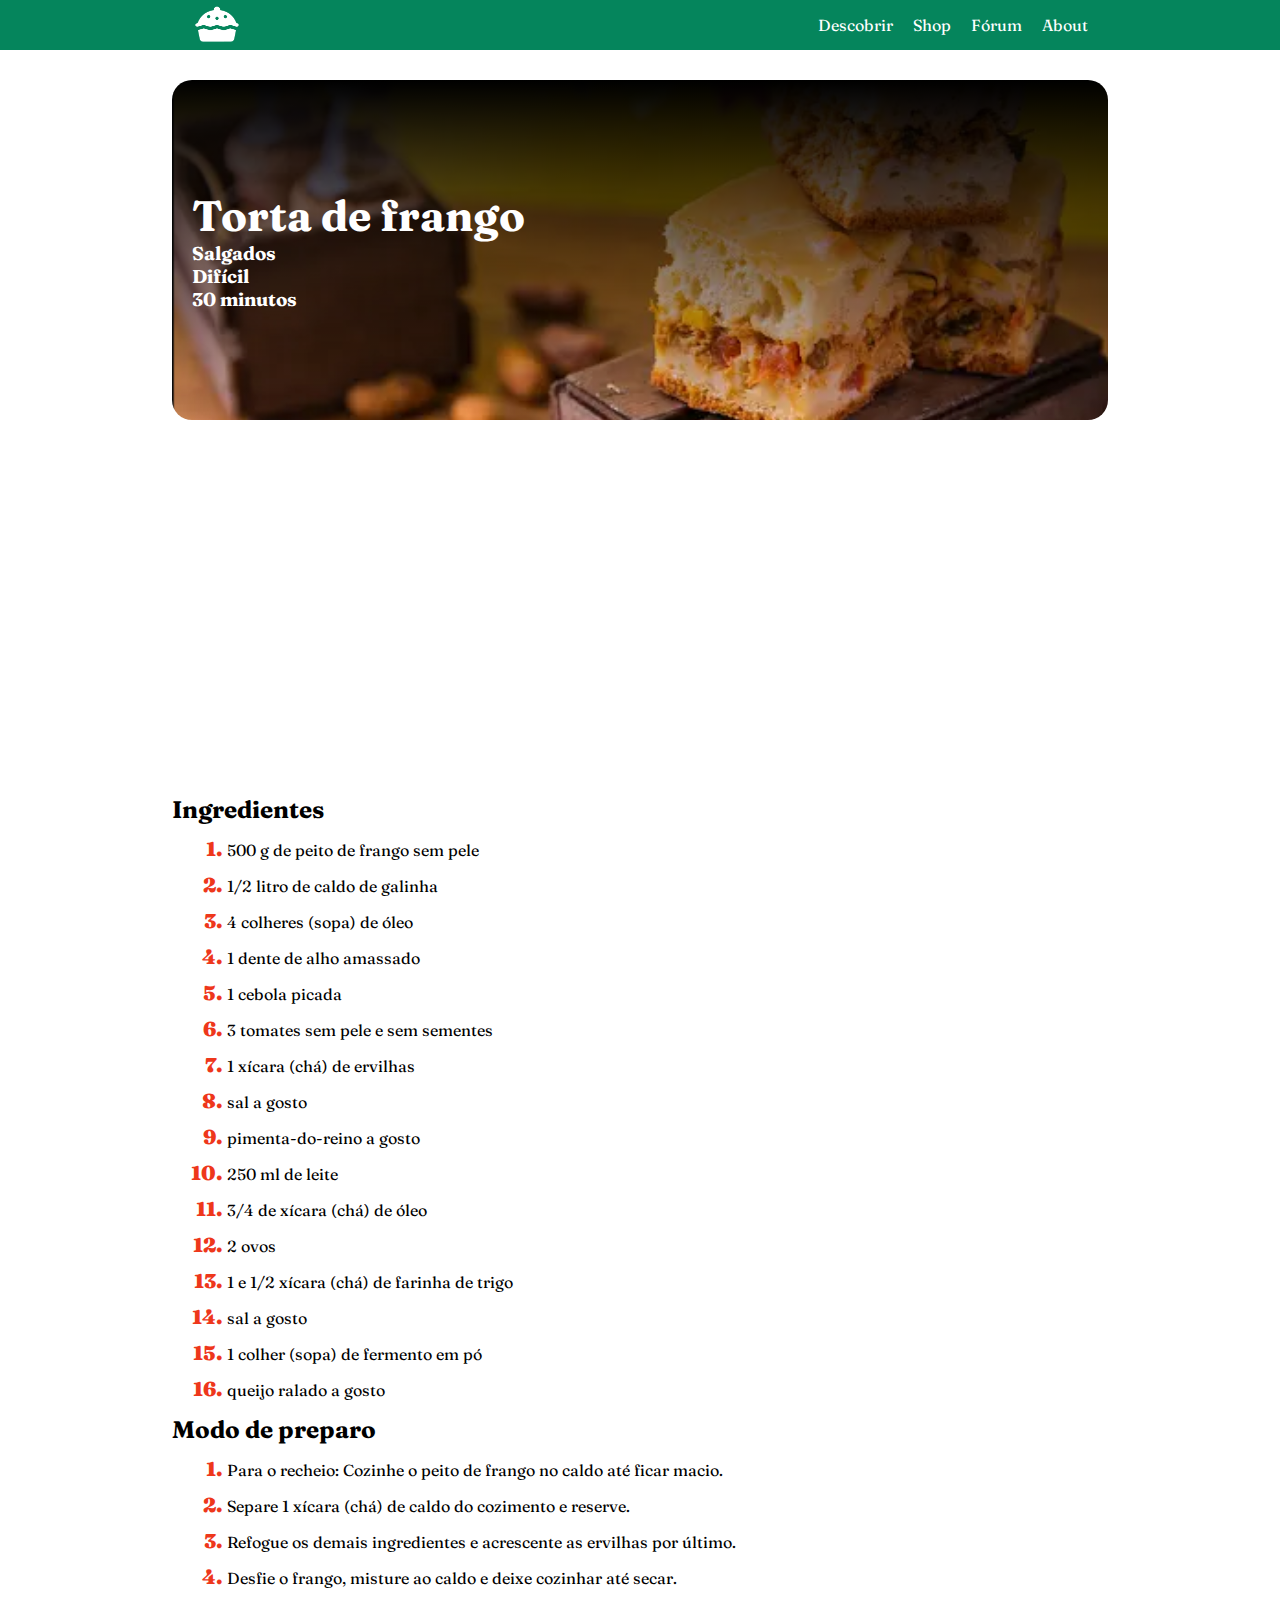
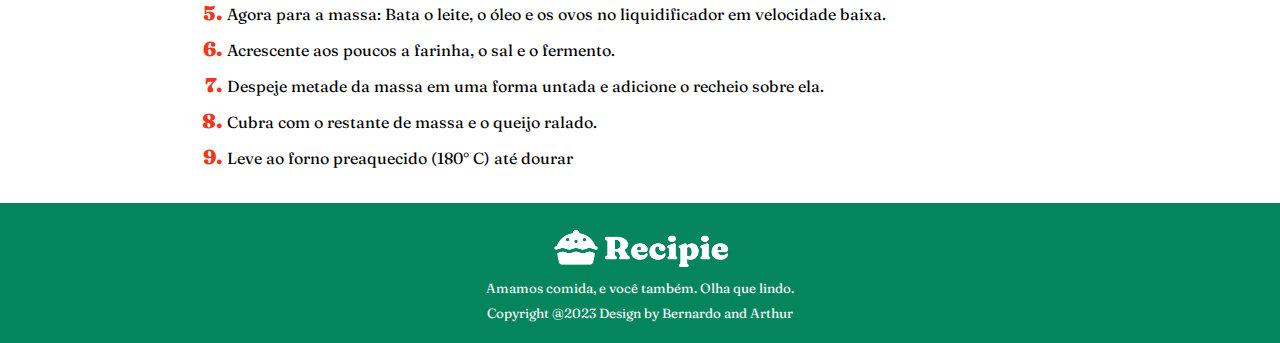
<file: Projeto/recipes/tortadefrango.html>
<!DOCTYPE html>
<html lang="pt-br">
<head>
    <meta charset="UTF-8">
    <meta name="viewport" content="width=device-width, initial-scale=1.0">
    <title>Receita torta de frango</title>
    <link rel="icon" href="../img/Logo.png">
    <link rel="stylesheet" href="../css/style.css">
    <link rel="stylesheet" href="../css/receita.css">
    <link rel="stylesheet" href="../css/images.css">
    <link rel="stylesheet" href="https://fonts.googleapis.com/css2?family=Material+Symbols+Outlined:opsz,wght,FILL,GRAD@20..48,100..700,0..1,-50..200" />
    <script src="../js/menu.js"></script>
    <style>
        :root{
            --main-image: url(../img/tortadefrango.png)
        }
    </style>
</head>
<body>
    <header id="topnav">
        <nav id="topnav-content">
            <a href="../index.html" id="logo-link"><img  src="../img/Logo.png" alt="Logo" id="logo"></a>
            <nav id="nav-links">
                <a id="menu" href="javascript:void(0);" onclick="changeMenu()" class="material-symbols-outlined">menu</a>
                <ul id="ul-links">
                    <li><a href="#">Descobrir</a></li>
                    <li><a href="../shop.html">Shop</a></li>
                    <li><a href="../forum.html">Fórum</a></li>
                    <li><a href="../about.html">About</a></li>
                </ul>
            </nav>
        </nav>
    </header>
    <main>
        <section class="hero-page">
            <h1>Torta de frango</h1>
            <div id="recipe-desc">
                <h3>Salgados</h3>
                <h3>Difícil</h3>
                <h3>30 minutos</h3>
            </div>
        </section>
        <section class="video"><iframe width="560" height="315" src="https://www.youtube.com/embed/HqRifUf6CDc?si=fx0tNT5dgT1fI8uB" title="YouTube video player" frameborder="0" allow="accelerometer; autoplay; clipboard-write; encrypted-media; gyroscope; picture-in-picture; web-share" allowfullscreen></iframe></section>
        <section id="tutorial">
            <h2>Ingredientes</h2>
            <ol id="steps">
                <li>500 g de peito de frango sem pele</li>
                <li>1/2 litro de caldo de galinha</li>
                <li>4 colheres (sopa) de óleo</li>
                <li>1 dente de alho amassado</li>
                <li>1 cebola picada</li>
                <li>3 tomates sem pele e sem sementes</li>
                <li>1 xícara (chá) de ervilhas</li>
                <li>sal a gosto</li>
                <li>pimenta-do-reino a gosto</li>
                <li>250 ml de leite</li>
                <li>3/4 de xícara (chá) de óleo</li>
                <li>2 ovos</li>
                <li>1 e 1/2 xícara (chá) de farinha de trigo</li>
                <li>sal a gosto</li>
                <li>1 colher (sopa) de fermento em pó</li>
                <li>queijo ralado a gosto   </li>
            </ol>
            <h2>Modo de preparo</h2>
            <ol id="steps">
                <li>Para o recheio: Cozinhe o peito de frango no caldo até ficar macio.</li>
                <li>Separe 1 xícara (chá) de caldo do cozimento e reserve.</li>
                <li>Refogue os demais ingredientes e acrescente as ervilhas por último.</li>
                <li>Desfie o frango, misture ao caldo e deixe cozinhar até secar.</li>
                <li>Agora para a massa: Bata o leite, o óleo e os ovos no liquidificador em velocidade baixa.</li>
                <li>Acrescente aos poucos a farinha, o sal e o fermento.</li>
                <li>Despeje metade da massa em uma forma untada e adicione o recheio sobre ela.</li>
                <li>Cubra com o restante de massa e o queijo ralado.</li>
                <li>Leve ao forno preaquecido (180° C) até dourar</li>
            </ol>
        </section>
    </main>
    <footer>
        <img src="../img/Logotype.png" alt="Logo" height="50px">
        <p>Amamos comida, e você também. Olha que lindo.</p>
        <section id="copyright">
            <p>Copyright @2023 Design by <a href="https://twitter.com/koalaokk" id="koala">Bernardo</a> and <a href="https://www.instagram.com/_arthurr.sx_/    ">Arthur</a></p>
        </section>
    </footer>
</body>
</html>
</file>
<file: Projeto/css/style.css>
@import url('https://fonts.googleapis.com/css2?family=Fraunces:ital,opsz,wght@0,9..144,100;0,9..144,200;0,9..144,300;0,9..144,400;0,9..144,500;0,9..144,600;0,9..144,700;0,9..144,800;0,9..144,900;1,9..144,100;1,9..144,200;1,9..144,300;1,9..144,400;1,9..144,500;1,9..144,600;1,9..144,700;1,9..144,800;1,9..144,900&display=swap');

@keyframes appear{
    from {
        opacity: 0%;
    }
        
    to {
        opacity: 100%;
    }
}

:root{
    --light-green: #a5e694ff;
    --sea-green: #05855cff;
    --vivid-sky-blue: #2ac7dfff;
    --space-cadet: #122854ff;
    --chili-red: #ee371bff;
    --gray: #d3d3d3;
}

::-moz-selection { /* Code for Firefox */
    background-color:var(--vivid-sky-blue);
    color:var(--space-cadet);
  }
  
  ::selection {
    background-color:var(--vivid-sky-blue);
    color:var(--space-cadet);;
  }

*{
    margin: 0;
    padding: 0;
    list-style: none;
    font-family: 'Fraunces', serif;
    font-optical-sizing: none;
}

body{
    margin-top: 60px;
}

a{
    color: inherit;
    text-decoration: none;
}

#topnav{
    position: fixed;
    display: flex;
    background-color: var(--sea-green);
    width: 100%;
    height: 50px;
    top: 0;
    color: white;
    justify-content: center;
    z-index: 1;
}

#topnav-content{
    height: 100%;
    width: 70%;
    max-width: 900px;
    display: flex;
    justify-content: space-between;
    transition: all 0.3s;
}

#logo-link{
    height: 100%;
}

#logo{
    justify-self: flex-start;
    height: 100%;
    object-fit: cover;
    user-select: none;
    -webkit-user-drag: none;
    transition: all 0.1s;
}

#logo:hover{
    scale: 1.09;
}

@media only screen and (min-width: 650px) {
    #nav-links{
    display: flex;
    height: 100%;
    }

    #ul-links{
        display: flex;
        align-items: center;
        gap: 20px;
    }

    #ul-links li{
        font-variation-settings: "wght" 400;
        transition: all 0.5s;
    }
    #ul-links li:hover{
        font-variation-settings: "wght" 700;
    }

    #menu{
        display: none;
    }
}



h1{
    font-size: 32pt;
}

main{
    display: flex;
    align-items: center;
    flex-direction: column;
    animation: appear 0.5s;
    min-height: 100vh;
}

.hero-page{
    display: flex;
    flex-direction: column;
    align-items: flex-start;
    justify-content: center;
    color: white;
    background-blend-mode: darken;
    background-size: cover;
    background-position: center;
    margin-top: 20px;
    width: 70%;
    max-width: 900px;
    height: 300px;
    padding: 20px;
    border-radius: 20px;
    transition: all 0.3s;
}


footer{
    margin-top: 20px;
    padding: 20px 20px;
    display: flex;
    flex-direction: column;
    color: white;
    font-size: 10pt;
    background-color: var(--sea-green);
    align-items: center;
    text-align: center;
    line-height: 20px;
    gap: 5px;
}

@media only screen and (max-width: 850px) {
    #topnav-content{
        width: 90%;
    }
    
    body{
        margin-top: 30px;
    }

    .hero-page{
        border-radius: 0;
        padding: 20px;
        width: calc(100% - 40px);
    }
}

@media only screen and (max-width: 650px) {

    #nav-links{
        display: flex;
        position: relative;
        top: 10px;
        flex-direction: column;
        align-items: flex-end;
    }
    
    #ul-links{
        display: none;
        position: fixed;
        top: 40px;
        right: 0;
        margin-right: 0%;
        flex-direction: column;
        align-items: flex-end;
        justify-content: space-around;
        width: 100vw;
        height: 50vh;
        padding: 0px calc(10vw);
        font-size: 16pt;
        font-weight: 700;
        background-color: var(--sea-green);
    }
    
    #menu{
        display: block;
    }
}
</file>
<file: Projeto/css/main.css>
.hero-page{
    background-image: linear-gradient(black, rgba(0, 0, 0, 0)),url('../img/banner.jpeg');
}

#recipes{
    display: flex;
    flex-direction: column;
    align-items: center;
    width: 70%;
    max-width: 900px;
    margin-top: 20px;
}

#search-bar{
    margin-top: 20px;
    background-color: var(--light-green);
    display: flex;
    align-items: center;
    width: 100%;
    border-radius: 100px;
    padding: 5px 20px;
}

#search-field{
    background-color: #00000000;
    color: var(--sea-green);
    width: 100%;
    border: 0;
    border-bottom: 1px solid;
    outline: none;
    font-size: 12pt;
}

#search-field::placeholder{
    color: var(--sea-green);
}

#recipes-grouper{
    display: flex;
    flex-direction: column;
    margin-top: 20px;
    align-items: center;
    justify-content: space-between;
    gap: 10px;
    width: 100%;
}

.recipe {
    display: flex;
    width: 100%;
    height: 120px;
    border-radius: 20px;
    box-shadow: 0px 5px 10px #00000027;
    transition: 0.1s all;
    animation: appear 0.5s;
    padding: 20px;
}

.recipe::after{
    display: flex;
    justify-content: center;
    width: 100px;
    height: 20px;
    border-radius: 10px;
    background-color: var(--chili-red);
    color: #ffffff;
    font-size: 14px;
    z-index: inherit;
}

.recipe:hover::after{
    background-color: #fff;
    color: var(--chili-red);
}

.recipe:hover{
    color: white;
    background-color: var(--chili-red);
    scale: 1.05;
}

.recipe-photo{
    height: 100%;
    width: 250px;
    border-radius: 10px;
    user-select: none;
    overflow: hidden;
}

.recipe-photo > img{
    height: 100%;
    width: 100%;
    object-fit: cover;
}

.recipe-content{
    margin: 0 10px;
    display: flex;
    justify-content: space-between;
    flex-direction: column; 
    height: 100%;
    width: 100%;
}

.recipe-name{
    font-size: 24pt;
}

.recipe-content p{
    display: flex;
    gap: 4px;
    align-items: center;
}

.star-fill{
  font-variation-settings:
  'FILL' 1,
  'wght' 400,
  'GRAD' 0,
  'opsz' 24;
}

.recipe-desc::after{
    content: " min";
}

.recipe-rating::before{
    content: "Nota: ";
}

.recipe-rating::after{
    content: "/5";
    margin-left: -3px;
}

.recipe-easy::after{
    content: "Fácil";
    background-color: var(--sea-green);
}

.recipe-medium::after{
    content: "Médio";
    background-color: var(--space-cadet);

}

.recipe-hard::after{
    content: "Difícil";
    background-color: var(--chili-red);
}

@media only screen and (max-width: 850px) {
    #recipes {
        width: 90%;
    }

    .recipe-name{
        font-size: 20pt;
    }

    .recipe:hover{
        scale: 1.0;
    }
}
</file>
<file: Projeto/css/about.css>
.hero-page{
    flex-direction: column;
    justify-content: center;
    background-image: linear-gradient(black, rgba(0, 0, 0, 0)),url('../img/aboutbanner.jpg');
    text-align: center;
}

.tooltip {
    position: relative;
    display: inline-block;
}   

    /* Tooltip text */
    .tooltip .tooltiptext {
    visibility: hidden;
    width: 120px;
    background-color: #555;
    color: #fff;
    text-align: center;
    padding: 5px 0;
    border-radius: 6px;

    /* Position the tooltip text */
    position: absolute;
    z-index: 1;
    bottom: 125%;
    left: 50%;
    margin-left: -60px;

    /* Fade in tooltip */
    opacity: 0;
    transition: opacity 0.3s;
    }

    /* Tooltip arrow */
    .tooltip .tooltiptext::after {
    content: "";
    position: absolute;
    top: 100%;
    left: 50%;
    margin-left: -5px;
    border-width: 5px;
    border-style: solid;
    border-color: #555 transparent transparent transparent;
    }

    /* Show the tooltip text when you mouse over the tooltip container */
    .tooltip:hover .tooltiptext {
    visibility: visible;
    opacity: 1;
}
  
.tooltip:hover{
    content: "koalaok";
}
</file>
<file: Projeto/css/forum.css>
.hero-page{
    background-image: linear-gradient(black, rgba(0, 0, 0, 0)),url('../img/forumbanner.jpg');
}

em{
    text-decoration: underline;
}

#post-grouper{
    padding-top: 6s0px;
    margin-top: 40px;
    display: flex;
    align-items: center;
    flex-direction: column;
    width: calc(70% + 0px);
    max-width: 900px;
    gap: 40px;
}

.post {
    display: flex;
    flex-direction: column;
    width: 100%;
    border-radius: 20px;
    box-shadow: 0px 5px 10px #00000027;
    transition: 0.1s all;
    animation: appear 0.5s;
    padding: 20px;
    gap: 15px;
}

.post-header{
    display: flex;
    justify-content: space-between;
    color: #111;
}

.post-op{
    display: flex;
    align-items: center;
    gap: 5px;
    margin-bottom: 5px;
}

.post-op-photo{
    border-radius: 100%;
    background-color: black;
    width: 20px;
}

.post-desc{
    overflow: hidden;
    text-overflow: ellipsis;
    white-space: nowrap;
}

.post-footer{
    margin-top: 10px;
    display: flex;
    align-items: center;
    gap: 10px;
}

.post-footer p{
    display: flex;
    align-items: center;
    color: #111;
    transition: all 0.5s;
}

.post-footer p:hover span{
    font-variation-settings:
    'FILL' 1,
    'wght' 800,
    'GRAD' 0,
    'opsz' 24;
}

.post-footer p:hover #like-icon{
    color: var(--chili-red);
}

.post-footer p:hover #comment-icon{
    color: var(--space-cadet);
}

.post-footer p:hover #share-icon{
    color: var(--sea-green);
}

@media only screen and (max-width: 850px) {

    #post-grouper{
        width: 90%;
    }
}
</file>
<file: Projeto/css/shop.css>
main{
    padding-top: 30px;
}

.shopping-cart{
    margin-top: 20px;
    width: calc(70% + 40px);
    max-width: 940px;
    gap: 10px;
    border-collapse: collapse; 
}

.shopping-cart tr:first-child{
    font-size: 16pt;
}

.shopping-cart tr th{
    padding: 5px;
}

.shopping-cart tr:nth-child(even){
    background-color: var(--gray);
}

td{
    padding: 10px 0;
    border-top: 1px solid;
}

tr td:first-child, tr th:first-child{
    padding: 10px 0;
    border-right: 1px solid;
}

tr td:last-child, tr th:last-child{
    padding: 10px 0;
    border-left: 1px solid;
}

.item-qtd{
    text-align: center;
}

.item-price::before, .total-value::before{
    content: "R$";
    margin: 0 2px;
    font-weight: 1000;
}

.shopping-total{
    font-weight: 1000;
}

#pay-button{
    margin-top: 20px;
    width: calc(70% + 40px);
    max-width: 940px;
    border: 0;
    padding: 20px 20px;
    border-radius: 10px;
    font-weight: 1000;
    color: white;
    background-color: var(--sea-green);
    transition: all 0.1s;
}

#pay-button:active{
    color: rgb(122, 122, 122);
    background-color: rgb(9, 49, 9);
}
</file>
<file: Projeto/css/receita.css>
.hero-page{
    background-image: linear-gradient(black, rgba(0, 0, 0, 0)),var(--main-image);
}

#steps{
    padding-left: 40px;
    line-height: 20px;
    transition: all 0.3s;
}

#steps li{
    list-style: decimal;
    margin: 15px;
}

#steps li::marker{
    font-size: 15pt;
    font-weight: 1000;
    color: var(--chili-red);
}

#tutorial{
    width: calc(70% + 40px);
    max-width: 940px;
    align-items: flex-start;
    transition: all 0.3s;
}

.video{
    margin: 30px;
    width: 100%;
    display: flex;
    justify-content: center;
}

.video > iframe{
    border-radius: 20px;
}


@media only screen and (max-width: 850px) {
    #tutorial{
        width: 90%;
    }

    #steps{
        padding-left: 30px;
    }
}
</file>
<file: Projeto/css/images.css>
:root{
    --cookies: url("../img/cookies.png");
    --CenoraBolo: url("../img/CenoraBolo.png");
}
</file>
